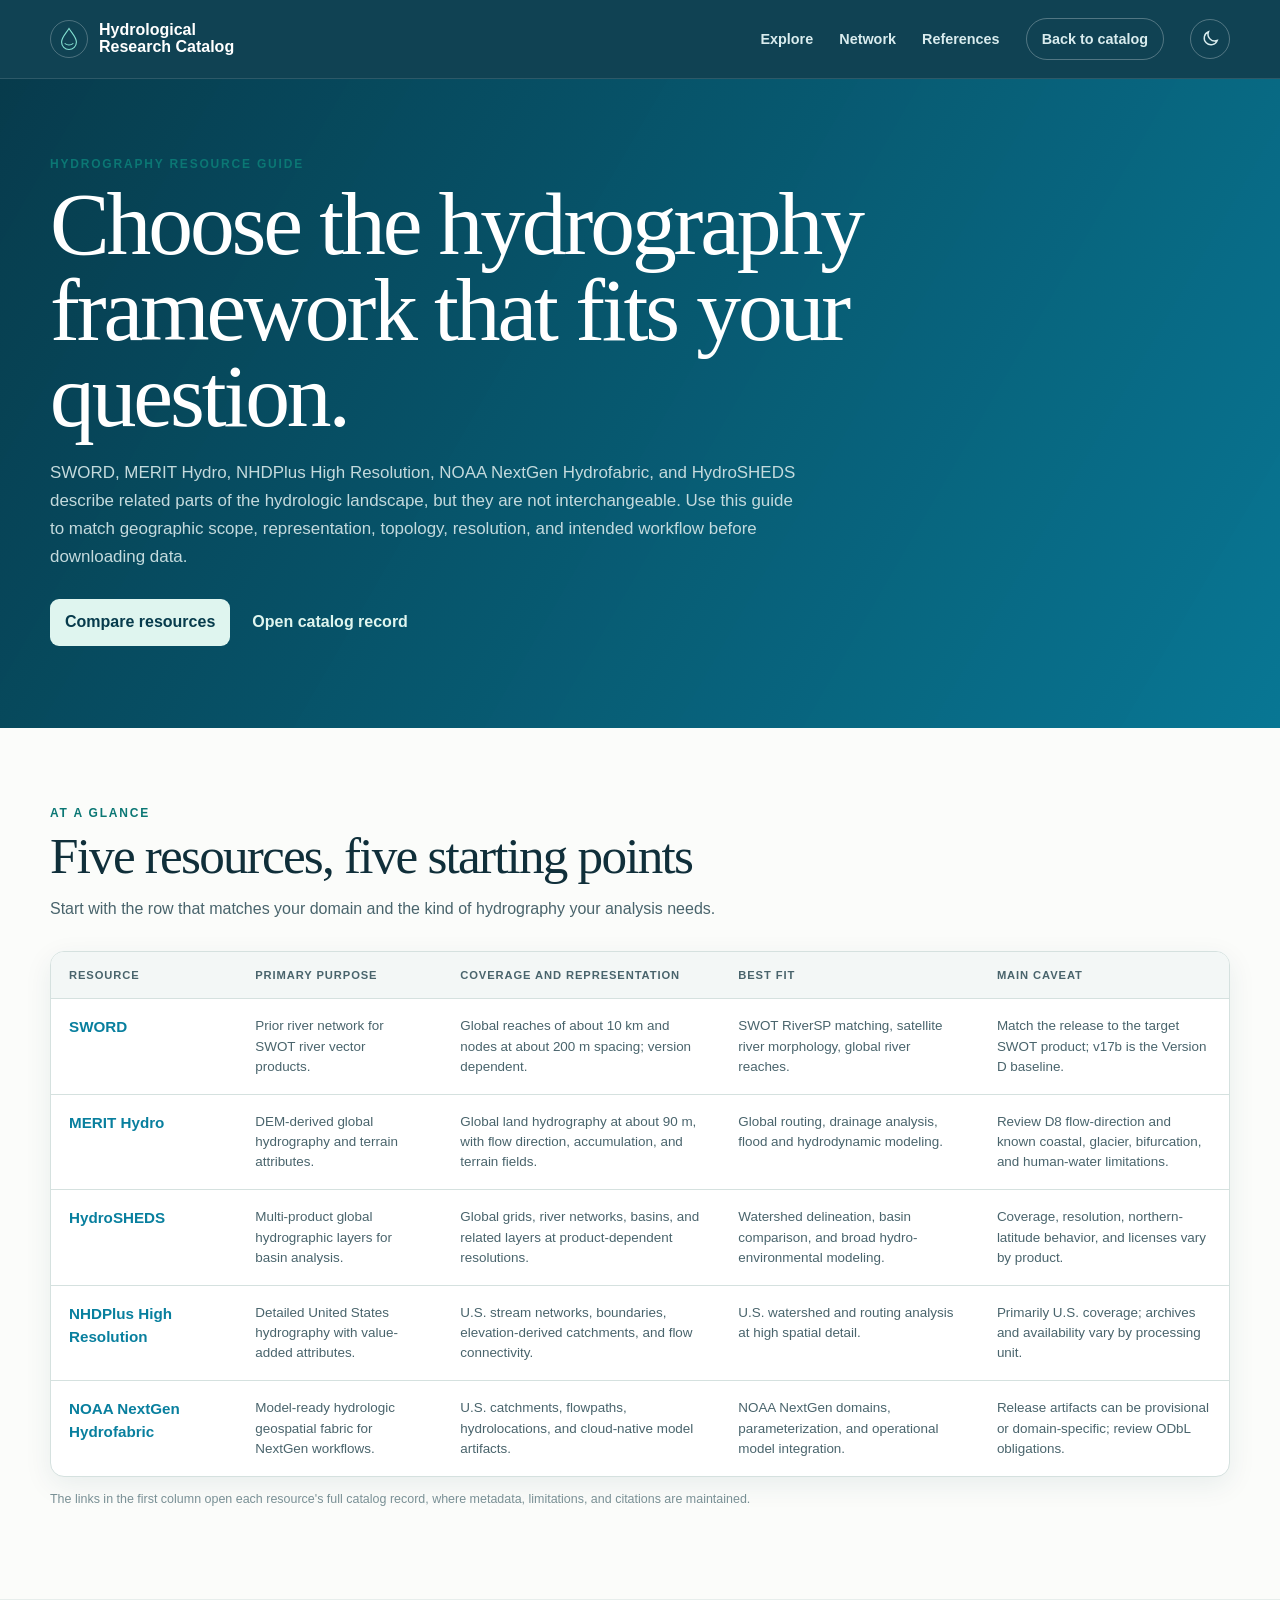
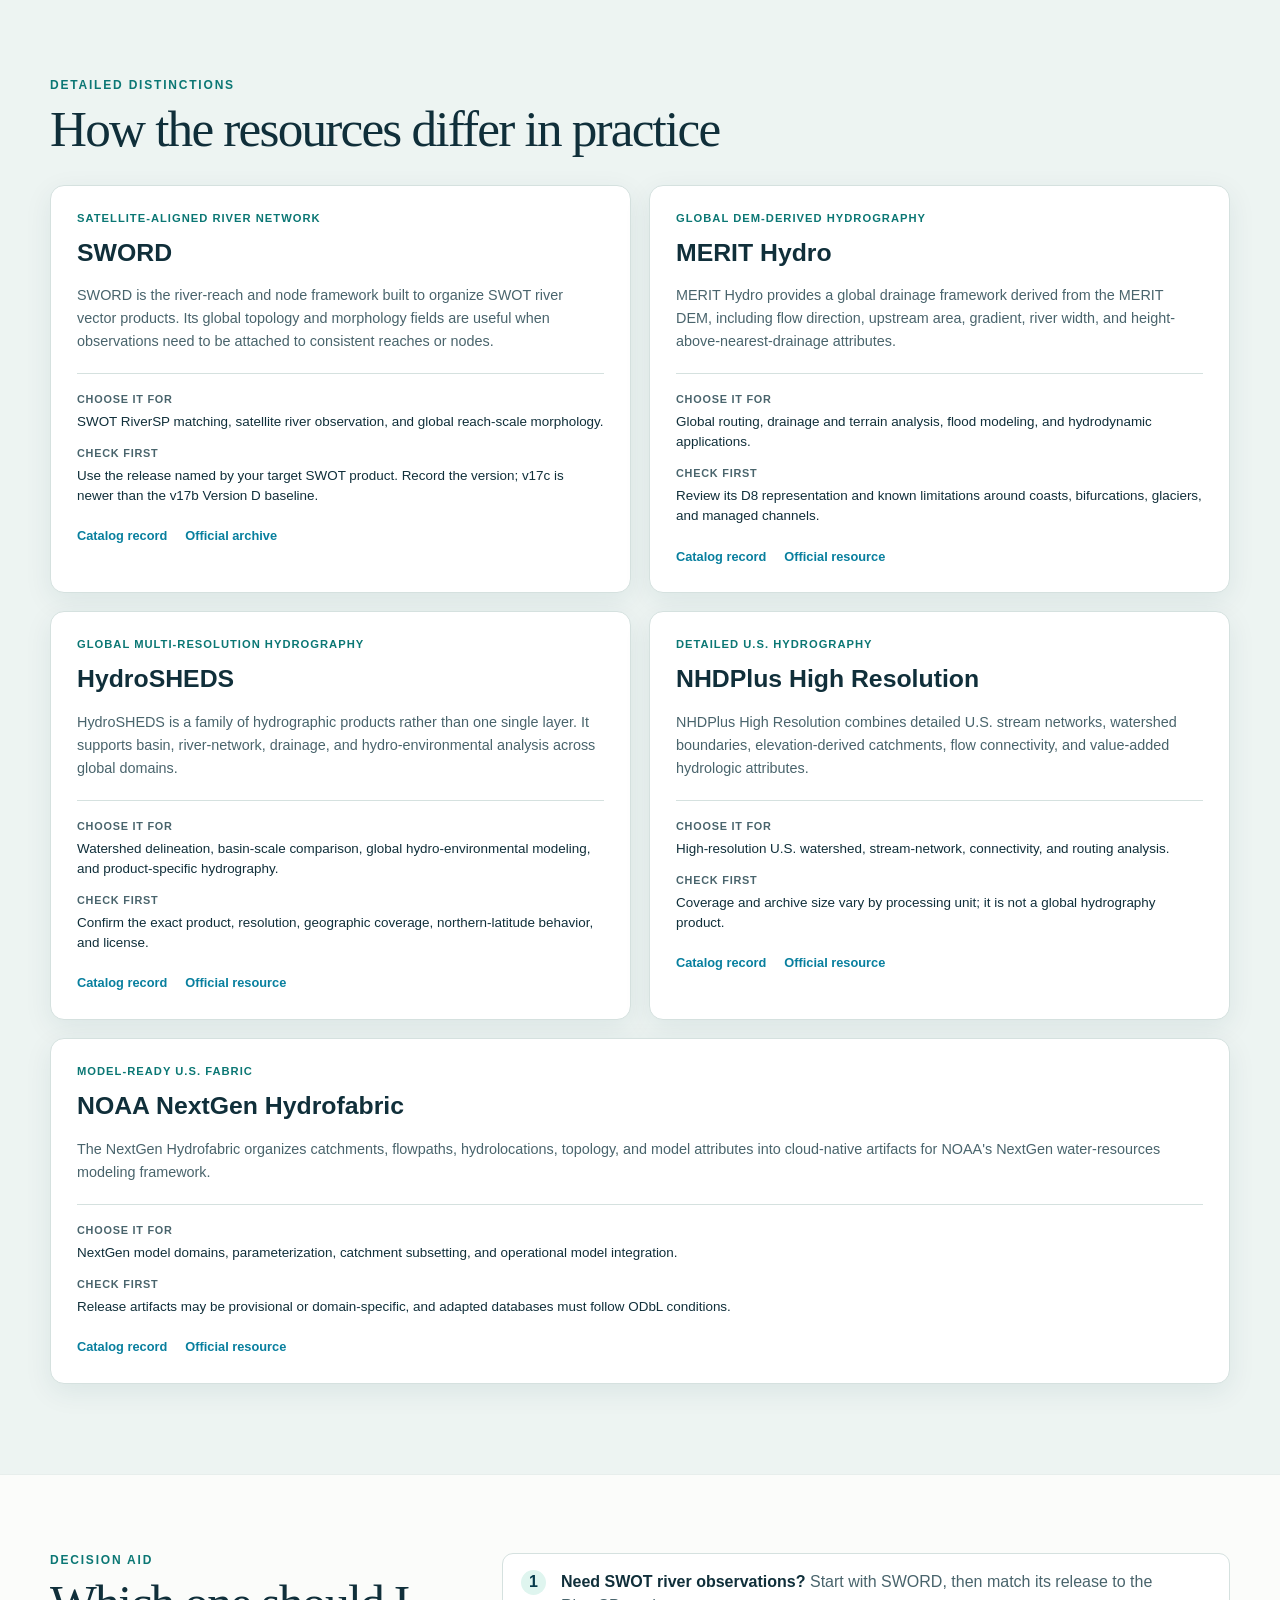
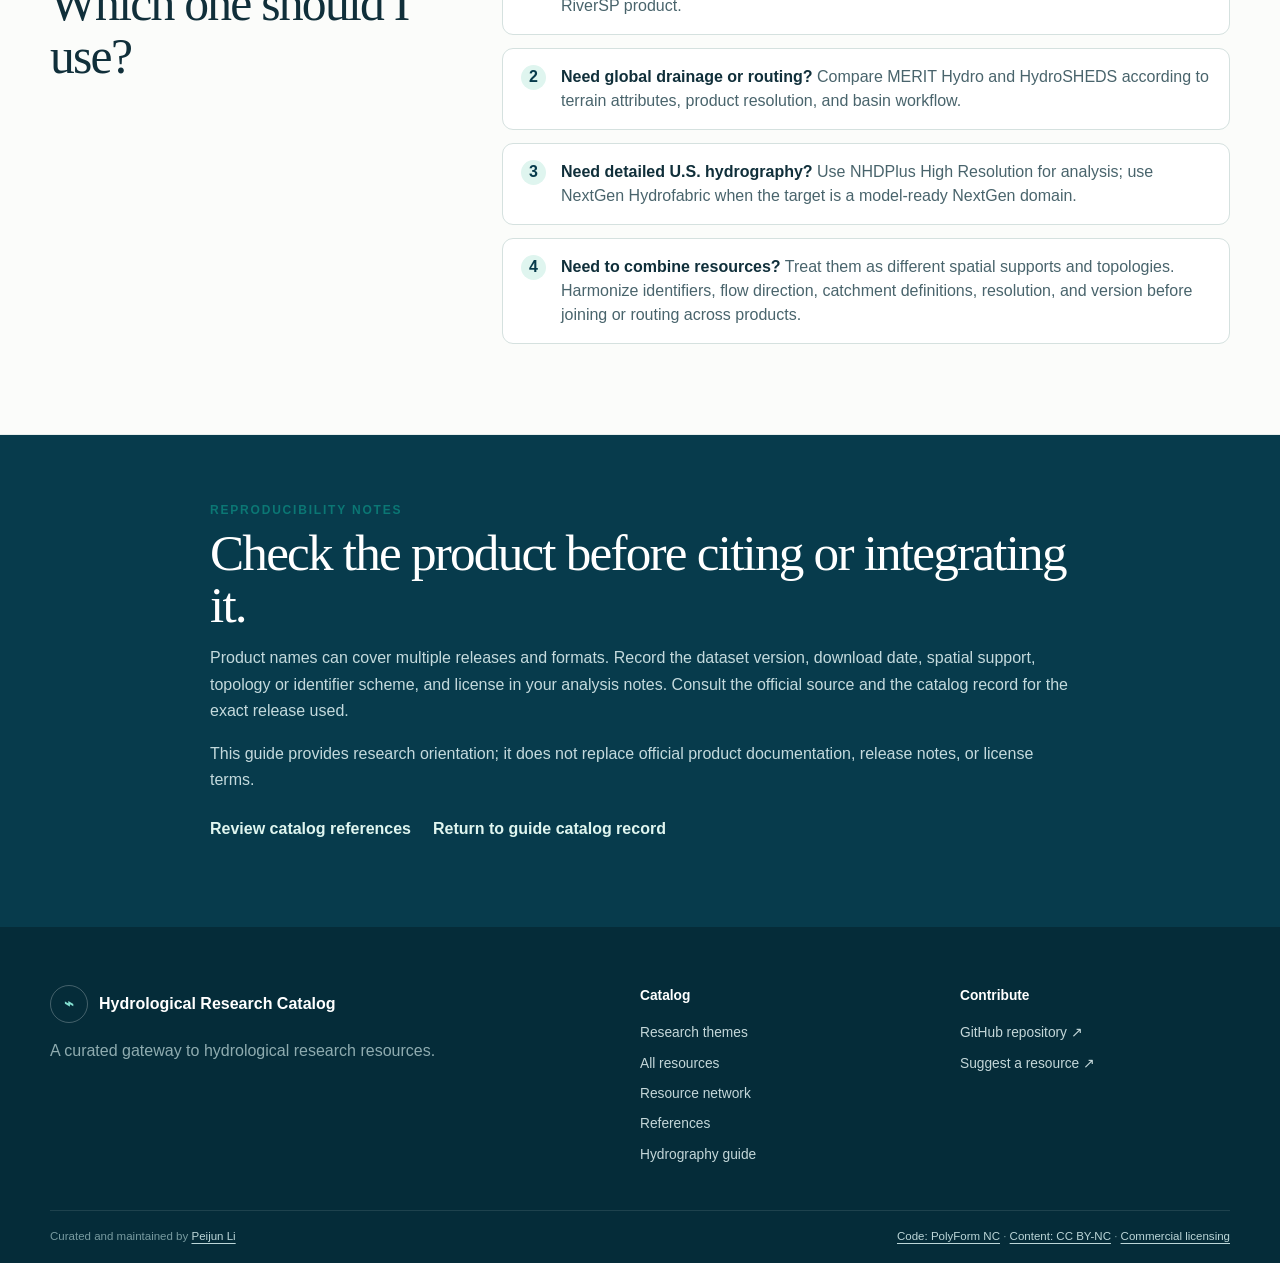
<file: hydrography-resource-selection-guide.html>
<!doctype html>
<html lang="en" class="hydrography-guide-page">
  <head>
    <meta charset="utf-8">
    <meta name="viewport" content="width=device-width, initial-scale=1">
    <meta name="theme-color" content="#073b4c">
    <title>Hydrography Resource Selection Guide | Hydrological Research Catalog</title>
    <meta
      name="description"
      content="Compare SWORD, MERIT Hydro, NHDPlus High Resolution, NOAA NextGen Hydrofabric, and HydroSHEDS for hydrological research."
    >
    <link rel="icon" href="./assets/favicon.svg" type="image/svg+xml">
    <script src="./assets/js/theme.js"></script>
    <link rel="license" href="./LICENSE">
    <link rel="license" href="./LICENSE-CONTENT.md">
    <link rel="stylesheet" href="./assets/css/styles.css">
  </head>
  <body>
    <a class="skip-link" href="#comparison">Skip to comparison guide</a>

    <header class="site-header">
      <div class="container nav-inner">
        <a class="brand" href="./" aria-label="Hydrological Research Catalog home">
          <span class="brand-mark" aria-hidden="true">
            <svg viewBox="0 0 42 42" role="img">
              <path d="M21 4C16 12 9 18 9 26a12 12 0 0 0 24 0c0-8-7-14-12-22Z"></path>
              <path d="M14 28c4 3 10 3 14 0"></path>
            </svg>
          </span>
          <span>Hydrological<br>Research Catalog</span>
        </a>
        <nav aria-label="Primary navigation">
          <a href="./#catalog">Explore</a>
          <a href="./network.html">Network</a>
          <a href="./references.html">References</a>
          <a class="repo-link" href="./">Back to catalog</a>
          <button class="theme-toggle" type="button" data-theme-toggle aria-label="Switch color theme">
            <svg class="theme-icon-sun" viewBox="0 0 24 24" aria-hidden="true">
              <circle cx="12" cy="12" r="4"></circle>
              <path d="M12 2v2m0 16v2M4.9 4.9l1.4 1.4m11.4 11.4 1.4 1.4M2 12h2m16 0h2M4.9 19.1l1.4-1.4M17.7 6.3l1.4-1.4"></path>
            </svg>
            <svg class="theme-icon-moon" viewBox="0 0 24 24" aria-hidden="true">
              <path d="M20.5 14.5A8.5 8.5 0 0 1 9.5 3.5a8.5 8.5 0 1 0 11 11Z"></path>
            </svg>
          </button>
        </nav>
      </div>
    </header>

    <main>
      <section class="guide-hero">
        <div class="container">
          <p class="eyebrow">Hydrography resource guide</p>
          <h1>Choose the hydrography framework that fits your question.</h1>
          <p>
            SWORD, MERIT Hydro, NHDPlus High Resolution, NOAA NextGen Hydrofabric, and HydroSHEDS describe
            related parts of the hydrologic landscape, but they are not interchangeable. Use this guide to match
            geographic scope, representation, topology, resolution, and intended workflow before downloading data.
          </p>
          <div class="guide-hero-actions">
            <a class="guide-primary-link" href="#comparison">Compare resources</a>
            <a href="./?resource=hydrography-resource-selection-guide">Open catalog record</a>
          </div>
        </div>
      </section>

      <section id="comparison" class="guide-section" aria-labelledby="comparison-heading">
        <div class="container">
          <div class="guide-section-intro">
            <p class="eyebrow">At a glance</p>
            <h2 id="comparison-heading">Five resources, five starting points</h2>
            <p>Start with the row that matches your domain and the kind of hydrography your analysis needs.</p>
          </div>
          <div class="guide-table-wrap" tabindex="0" aria-label="Scrollable hydrography resource comparison">
            <table class="guide-comparison-table">
              <caption class="sr-only">Comparison of five hydrography resources</caption>
              <thead>
                <tr>
                  <th scope="col">Resource</th>
                  <th scope="col">Primary purpose</th>
                  <th scope="col">Coverage and representation</th>
                  <th scope="col">Best fit</th>
                  <th scope="col">Main caveat</th>
                </tr>
              </thead>
              <tbody>
                <tr>
                  <th scope="row"><a href="./?resource=sword">SWORD</a></th>
                  <td>Prior river network for SWOT river vector products.</td>
                  <td>Global reaches of about 10 km and nodes at about 200 m spacing; version dependent.</td>
                  <td>SWOT RiverSP matching, satellite river morphology, global river reaches.</td>
                  <td>Match the release to the target SWOT product; v17b is the Version D baseline.</td>
                </tr>
                <tr>
                  <th scope="row"><a href="./?resource=merit-hydro">MERIT Hydro</a></th>
                  <td>DEM-derived global hydrography and terrain attributes.</td>
                  <td>Global land hydrography at about 90 m, with flow direction, accumulation, and terrain fields.</td>
                  <td>Global routing, drainage analysis, flood and hydrodynamic modeling.</td>
                  <td>Review D8 flow-direction and known coastal, glacier, bifurcation, and human-water limitations.</td>
                </tr>
                <tr>
                  <th scope="row"><a href="./?resource=hydrosheds">HydroSHEDS</a></th>
                  <td>Multi-product global hydrographic layers for basin analysis.</td>
                  <td>Global grids, river networks, basins, and related layers at product-dependent resolutions.</td>
                  <td>Watershed delineation, basin comparison, and broad hydro-environmental modeling.</td>
                  <td>Coverage, resolution, northern-latitude behavior, and licenses vary by product.</td>
                </tr>
                <tr>
                  <th scope="row"><a href="./?resource=nhdplus-hr">NHDPlus High Resolution</a></th>
                  <td>Detailed United States hydrography with value-added attributes.</td>
                  <td>U.S. stream networks, boundaries, elevation-derived catchments, and flow connectivity.</td>
                  <td>U.S. watershed and routing analysis at high spatial detail.</td>
                  <td>Primarily U.S. coverage; archives and availability vary by processing unit.</td>
                </tr>
                <tr>
                  <th scope="row"><a href="./?resource=nextgen-hydrofabric">NOAA NextGen Hydrofabric</a></th>
                  <td>Model-ready hydrologic geospatial fabric for NextGen workflows.</td>
                  <td>U.S. catchments, flowpaths, hydrolocations, and cloud-native model artifacts.</td>
                  <td>NOAA NextGen domains, parameterization, and operational model integration.</td>
                  <td>Release artifacts can be provisional or domain-specific; review ODbL obligations.</td>
                </tr>
              </tbody>
            </table>
          </div>
          <p class="guide-table-note">The links in the first column open each resource's full catalog record, where metadata, limitations, and citations are maintained.</p>
        </div>
      </section>

      <section class="guide-section guide-resource-section" aria-labelledby="details-heading">
        <div class="container">
          <div class="guide-section-intro">
            <p class="eyebrow">Detailed distinctions</p>
            <h2 id="details-heading">How the resources differ in practice</h2>
          </div>
          <div class="guide-resource-grid">
            <article id="sword" class="guide-resource-card">
              <p class="guide-resource-kicker">Satellite-aligned river network</p>
              <h3>SWORD</h3>
              <p>SWORD is the river-reach and node framework built to organize SWOT river vector products. Its global topology and morphology fields are useful when observations need to be attached to consistent reaches or nodes.</p>
              <dl><div><dt>Choose it for</dt><dd>SWOT RiverSP matching, satellite river observation, and global reach-scale morphology.</dd></div><div><dt>Check first</dt><dd>Use the release named by your target SWOT product. Record the version; v17c is newer than the v17b Version D baseline.</dd></div></dl>
              <div class="guide-resource-links"><a href="./?resource=sword">Catalog record</a><a href="https://doi.org/10.5281/zenodo.3898569" target="_blank" rel="noopener noreferrer">Official archive</a></div>
            </article>
            <article id="merit-hydro" class="guide-resource-card">
              <p class="guide-resource-kicker">Global DEM-derived hydrography</p>
              <h3>MERIT Hydro</h3>
              <p>MERIT Hydro provides a global drainage framework derived from the MERIT DEM, including flow direction, upstream area, gradient, river width, and height-above-nearest-drainage attributes.</p>
              <dl><div><dt>Choose it for</dt><dd>Global routing, drainage and terrain analysis, flood modeling, and hydrodynamic applications.</dd></div><div><dt>Check first</dt><dd>Review its D8 representation and known limitations around coasts, bifurcations, glaciers, and managed channels.</dd></div></dl>
              <div class="guide-resource-links"><a href="./?resource=merit-hydro">Catalog record</a><a href="https://global-hydrodynamics.github.io/MERIT_Hydro/" target="_blank" rel="noopener noreferrer">Official resource</a></div>
            </article>
            <article id="hydrosheds" class="guide-resource-card">
              <p class="guide-resource-kicker">Global multi-resolution hydrography</p>
              <h3>HydroSHEDS</h3>
              <p>HydroSHEDS is a family of hydrographic products rather than one single layer. It supports basin, river-network, drainage, and hydro-environmental analysis across global domains.</p>
              <dl><div><dt>Choose it for</dt><dd>Watershed delineation, basin-scale comparison, global hydro-environmental modeling, and product-specific hydrography.</dd></div><div><dt>Check first</dt><dd>Confirm the exact product, resolution, geographic coverage, northern-latitude behavior, and license.</dd></div></dl>
              <div class="guide-resource-links"><a href="./?resource=hydrosheds">Catalog record</a><a href="https://www.hydrosheds.org/products/hydrosheds" target="_blank" rel="noopener noreferrer">Official resource</a></div>
            </article>
            <article id="nhdplus-hr" class="guide-resource-card">
              <p class="guide-resource-kicker">Detailed U.S. hydrography</p>
              <h3>NHDPlus High Resolution</h3>
              <p>NHDPlus High Resolution combines detailed U.S. stream networks, watershed boundaries, elevation-derived catchments, flow connectivity, and value-added hydrologic attributes.</p>
              <dl><div><dt>Choose it for</dt><dd>High-resolution U.S. watershed, stream-network, connectivity, and routing analysis.</dd></div><div><dt>Check first</dt><dd>Coverage and archive size vary by processing unit; it is not a global hydrography product.</dd></div></dl>
              <div class="guide-resource-links"><a href="./?resource=nhdplus-hr">Catalog record</a><a href="https://www.usgs.gov/national-hydrography/nhdplus-high-resolution" target="_blank" rel="noopener noreferrer">Official resource</a></div>
            </article>
            <article id="nextgen-hydrofabric" class="guide-resource-card">
              <p class="guide-resource-kicker">Model-ready U.S. fabric</p>
              <h3>NOAA NextGen Hydrofabric</h3>
              <p>The NextGen Hydrofabric organizes catchments, flowpaths, hydrolocations, topology, and model attributes into cloud-native artifacts for NOAA's NextGen water-resources modeling framework.</p>
              <dl><div><dt>Choose it for</dt><dd>NextGen model domains, parameterization, catchment subsetting, and operational model integration.</dd></div><div><dt>Check first</dt><dd>Release artifacts may be provisional or domain-specific, and adapted databases must follow ODbL conditions.</dd></div></dl>
              <div class="guide-resource-links"><a href="./?resource=nextgen-hydrofabric">Catalog record</a><a href="https://noaa-owp.github.io/hydrofabric/" target="_blank" rel="noopener noreferrer">Official resource</a></div>
            </article>
          </div>
        </div>
      </section>

      <section class="guide-section guide-decision-section" aria-labelledby="decision-heading">
        <div class="container guide-decision-grid">
          <div>
            <p class="eyebrow">Decision aid</p>
            <h2 id="decision-heading">Which one should I use?</h2>
          </div>
          <ol class="guide-decision-list">
            <li><strong>Need SWOT river observations?</strong> Start with SWORD, then match its release to the RiverSP product.</li>
            <li><strong>Need global drainage or routing?</strong> Compare MERIT Hydro and HydroSHEDS according to terrain attributes, product resolution, and basin workflow.</li>
            <li><strong>Need detailed U.S. hydrography?</strong> Use NHDPlus High Resolution for analysis; use NextGen Hydrofabric when the target is a model-ready NextGen domain.</li>
            <li><strong>Need to combine resources?</strong> Treat them as different spatial supports and topologies. Harmonize identifiers, flow direction, catchment definitions, resolution, and version before joining or routing across products.</li>
          </ol>
        </div>
      </section>

      <section class="guide-section guide-notes-section" aria-labelledby="notes-heading">
        <div class="container guide-notes">
          <p class="eyebrow">Reproducibility notes</p>
          <h2 id="notes-heading">Check the product before citing or integrating it.</h2>
          <p>Product names can cover multiple releases and formats. Record the dataset version, download date, spatial support, topology or identifier scheme, and license in your analysis notes. Consult the official source and the catalog record for the exact release used.</p>
          <p>This guide provides research orientation; it does not replace official product documentation, release notes, or license terms.</p>
          <div class="guide-notes-links"><a href="./references.html">Review catalog references</a><a href="./?resource=hydrography-resource-selection-guide">Return to guide catalog record</a></div>
        </div>
      </section>
    </main>

    <footer class="site-footer">
      <div class="container footer-grid">
        <div>
          <a class="brand footer-brand" href="./">
            <span class="brand-mark" aria-hidden="true">⌁</span>
            <span>Hydrological Research Catalog</span>
          </a>
          <p>A curated gateway to hydrological research resources.</p>
        </div>
        <div>
          <strong>Catalog</strong>
          <a href="./#themes">Research themes</a>
          <a href="./#catalog">All resources</a>
          <a href="./network.html">Resource network</a>
          <a href="./references.html">References</a>
          <a href="./hydrography-resource-selection-guide.html" aria-current="page">Hydrography guide</a>
        </div>
        <div>
          <strong>Contribute</strong>
          <a href="https://github.com/pjlicn/hydro-catalog" target="_blank" rel="noopener noreferrer">GitHub repository ↗</a>
          <a href="https://github.com/pjlicn/hydro-catalog/issues" target="_blank" rel="noopener noreferrer">Suggest a resource ↗</a>
        </div>
      </div>
      <div class="container footer-bottom">
        <span>Curated and maintained by <a href="https://pjlicn.github.io/cv/" target="_blank" rel="noopener noreferrer">Peijun Li</a></span>
        <span><a href="./LICENSE" rel="license">Code: PolyForm NC</a> · <a href="./LICENSE-CONTENT.md" rel="license">Content: CC BY-NC</a> · <a href="https://pjlicn.github.io/cv/" target="_blank" rel="noopener noreferrer">Commercial licensing</a></span>
      </div>
    </footer>
  </body>
</html>
</file>
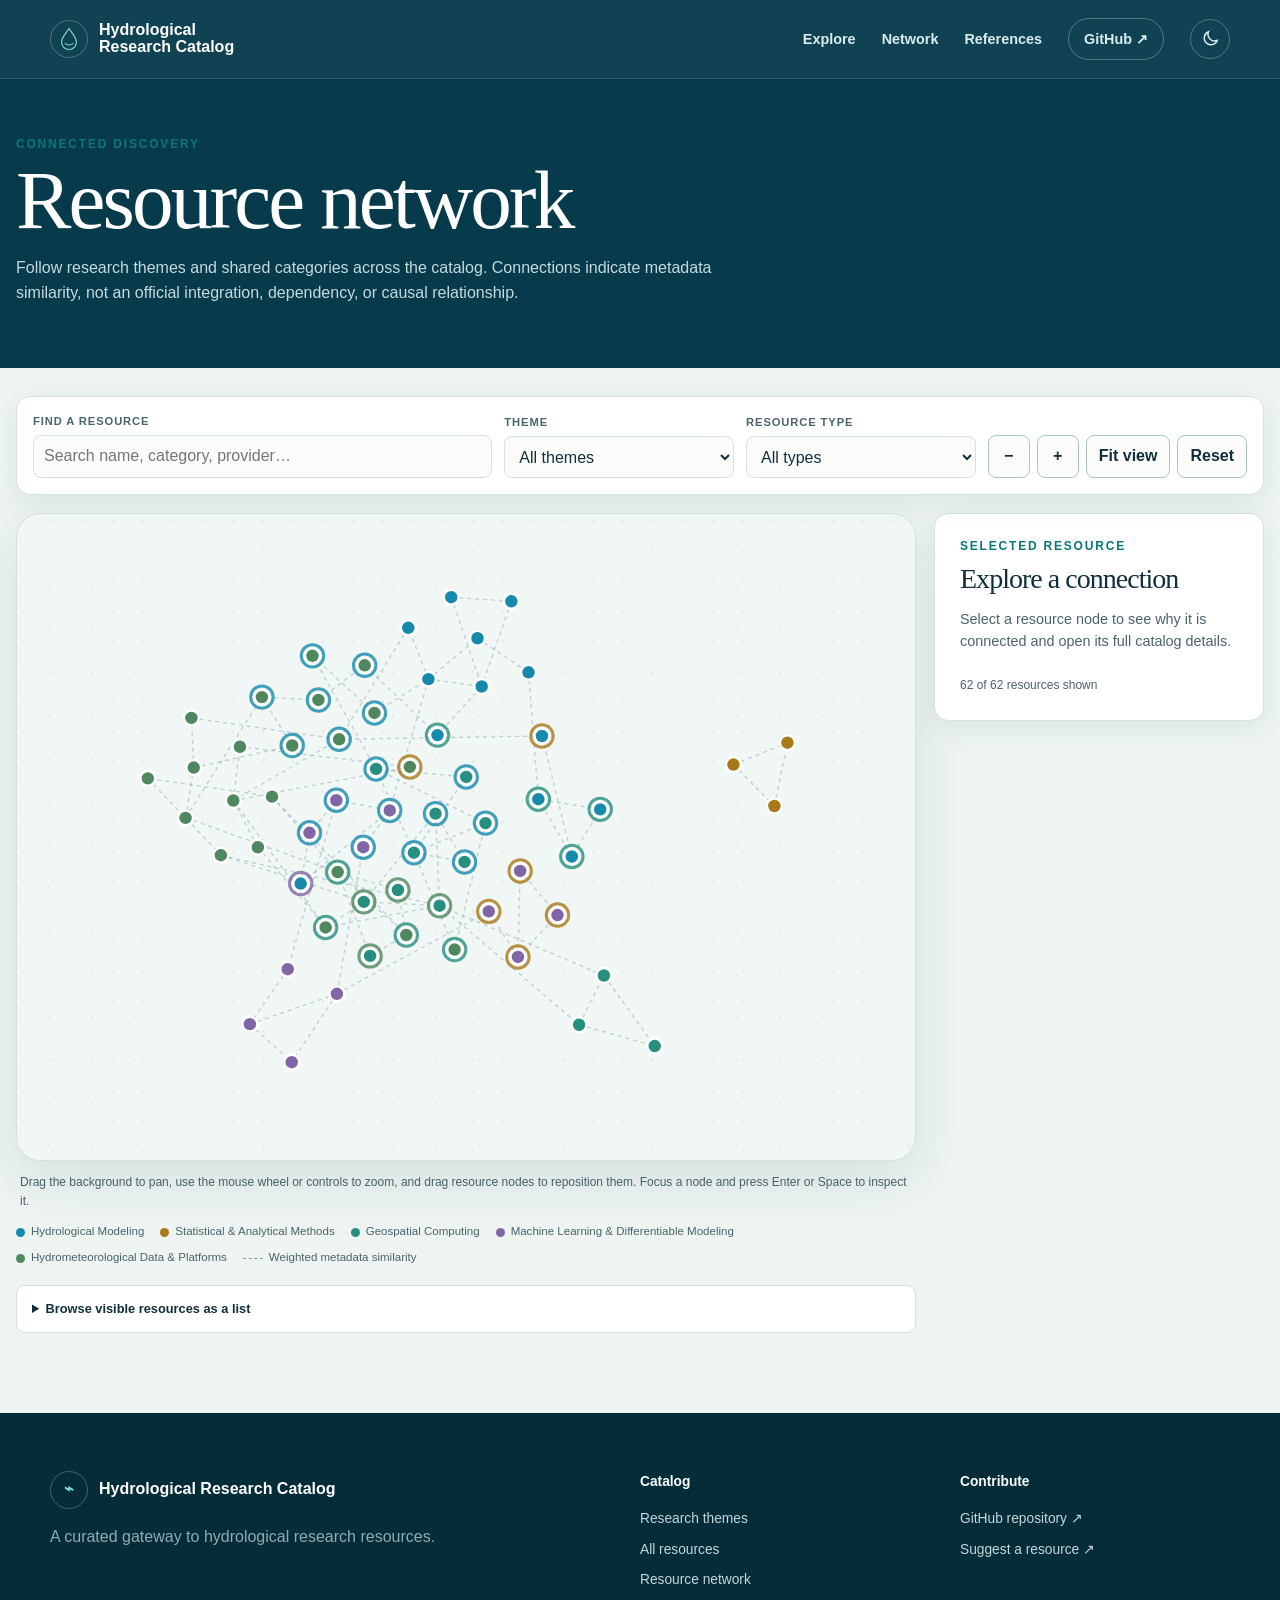
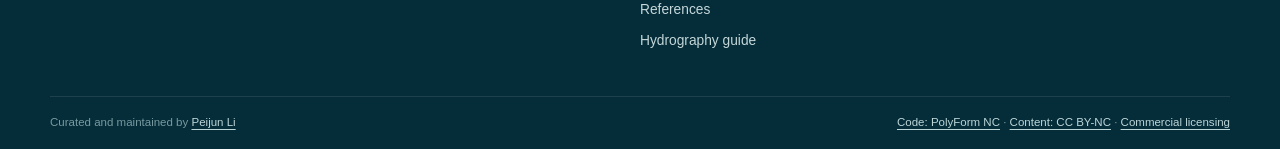
<file: network.html>
<!doctype html>
<html lang="en" class="network-page">
  <head>
    <meta charset="utf-8">
    <meta name="viewport" content="width=device-width, initial-scale=1">
    <meta name="theme-color" content="#073b4c">
    <title>Resource Network | Hydrological Research Catalog</title>
    <meta
      name="description"
      content="Explore relationships among hydrological datasets, methods, platforms, and guides in an interactive network."
    >
    <link rel="icon" href="./assets/favicon.svg" type="image/svg+xml">
    <script src="./assets/js/theme.js"></script>
    <link rel="license" href="./LICENSE">
    <link rel="license" href="./LICENSE-CONTENT.md">
    <link rel="stylesheet" href="./assets/css/styles.css">
  </head>
  <body>
    <a class="skip-link" href="#network-canvas">Skip to resource network</a>

    <header class="site-header">
      <div class="container nav-inner">
        <a class="brand" href="./" aria-label="Hydrological Research Catalog home">
          <span class="brand-mark" aria-hidden="true">
            <svg viewBox="0 0 42 42" role="img">
              <path d="M21 4C16 12 9 18 9 26a12 12 0 0 0 24 0c0-8-7-14-12-22Z"></path>
              <path d="M14 28c4 3 10 3 14 0"></path>
            </svg>
          </span>
          <span>Hydrological<br>Research Catalog</span>
        </a>
        <nav aria-label="Primary navigation">
          <a href="./#catalog">Explore</a>
          <a href="./network.html" aria-current="page">Network</a>
          <a href="./references.html">References</a>
          <a class="repo-link" href="https://github.com/pjlicn/hydro-catalog" target="_blank" rel="noopener noreferrer">
            GitHub <span aria-hidden="true">↗</span>
          </a>
          <button class="theme-toggle" type="button" data-theme-toggle aria-label="Switch color theme">
            <svg class="theme-icon-sun" viewBox="0 0 24 24" aria-hidden="true">
              <circle cx="12" cy="12" r="4"></circle>
              <path d="M12 2v2m0 16v2M4.9 4.9l1.4 1.4m11.4 11.4 1.4 1.4M2 12h2m16 0h2M4.9 19.1l1.4-1.4M17.7 6.3l1.4-1.4"></path>
            </svg>
            <svg class="theme-icon-moon" viewBox="0 0 24 24" aria-hidden="true">
              <path d="M20.5 14.5A8.5 8.5 0 0 1 9.5 3.5a8.5 8.5 0 1 0 11 11Z"></path>
            </svg>
          </button>
        </nav>
      </div>
    </header>

    <main>
      <section class="network-hero">
        <div class="network-shell">
          <p class="eyebrow">Connected discovery</p>
          <h1 id="network-heading">Resource network</h1>
          <p>
            Follow research themes and shared categories across the catalog. Connections indicate metadata
            similarity, not an official integration, dependency, or causal relationship.
          </p>
        </div>
      </section>

      <section class="network-section" aria-labelledby="network-heading">
        <div class="network-shell">
          <div class="network-toolbar" aria-label="Network controls">
            <div class="network-search-control">
              <label for="network-search">Find a resource</label>
              <input id="network-search" type="search" placeholder="Search name, category, provider…" autocomplete="off">
            </div>
            <div>
              <label for="network-theme-filter">Theme</label>
              <select id="network-theme-filter">
                <option value="">All themes</option>
              </select>
            </div>
            <div>
              <label for="network-type-filter">Resource type</label>
              <select id="network-type-filter">
                <option value="">All types</option>
              </select>
            </div>
            <div class="network-view-controls" aria-label="View controls">
              <button id="network-zoom-out" type="button" aria-label="Zoom out">−</button>
              <button id="network-zoom-in" type="button" aria-label="Zoom in">+</button>
              <button id="network-fit" type="button">Fit view</button>
              <button id="network-reset" type="button">Reset</button>
            </div>
          </div>

          <div id="network-alert" class="network-alert" role="status" aria-live="polite" hidden></div>

          <div class="network-layout">
            <div class="network-graph-column">
              <div
                id="network-canvas"
                class="network-canvas"
                aria-describedby="network-help"
              >
                <svg
                  id="network-svg"
                  viewBox="0 0 1200 760"
                  role="group"
                  aria-label="Interactive hydrological resource relationship network"
                >
                  <g id="network-viewport">
                    <g id="network-similarity-edges"></g>
                    <g id="network-resource-nodes"></g>
                  </g>
                </svg>
                <div id="network-empty" class="network-empty" hidden>
                  <strong>No matching resources</strong>
                  <span>Clear or broaden the current search and filters.</span>
                </div>
              </div>

              <p id="network-help" class="network-help">
                Drag the background to pan, use the mouse wheel or controls to zoom, and drag resource nodes to
                reposition them. Focus a node and press Enter or Space to inspect it.
              </p>

              <div id="network-legend" class="network-legend" aria-label="Network legend"></div>

              <details class="network-accessible">
                <summary>Browse visible resources as a list</summary>
                <ul id="network-accessible-list"></ul>
              </details>
            </div>

            <aside id="network-inspector" class="network-inspector" aria-live="polite">
              <p class="eyebrow">Selected resource</p>
              <h2>Explore a connection</h2>
              <p>Select a resource node to load its catalog card here and see why it is connected.</p>
              <p id="network-count">Loading network…</p>
            </aside>
          </div>
        </div>
      </section>
    </main>

    <footer class="site-footer">
      <div class="container footer-grid">
        <div>
          <a class="brand footer-brand" href="./">
            <span class="brand-mark" aria-hidden="true">⌁</span>
            <span>Hydrological Research Catalog</span>
          </a>
          <p>A curated gateway to hydrological research resources.</p>
        </div>
        <div>
          <strong>Catalog</strong>
          <a href="./#themes">Research themes</a>
          <a href="./#catalog">All resources</a>
          <a href="./network.html" aria-current="page">Resource network</a>
          <a href="./references.html">References</a>
          <a href="./hydrography-resource-selection-guide.html">Hydrography guide</a>
        </div>
        <div>
          <strong>Contribute</strong>
          <a href="https://github.com/pjlicn/hydro-catalog" target="_blank" rel="noopener noreferrer">GitHub repository ↗</a>
          <a href="https://github.com/pjlicn/hydro-catalog/issues" target="_blank" rel="noopener noreferrer">Suggest a resource ↗</a>
        </div>
      </div>
      <div class="container footer-bottom">
        <span>
          Curated and maintained by
          <a href="https://pjlicn.github.io/cv/" target="_blank" rel="noopener noreferrer">Peijun Li</a>
        </span>
        <span>
          <a href="./LICENSE" rel="license">Code: PolyForm NC</a>
          ·
          <a href="./LICENSE-CONTENT.md" rel="license">Content: CC BY-NC</a>
          ·
          <a href="https://pjlicn.github.io/cv/" target="_blank" rel="noopener noreferrer">Commercial licensing</a>
        </span>
      </div>
    </footer>

    <script src="./assets/js/network.js" defer></script>
  </body>
</html>
</file>
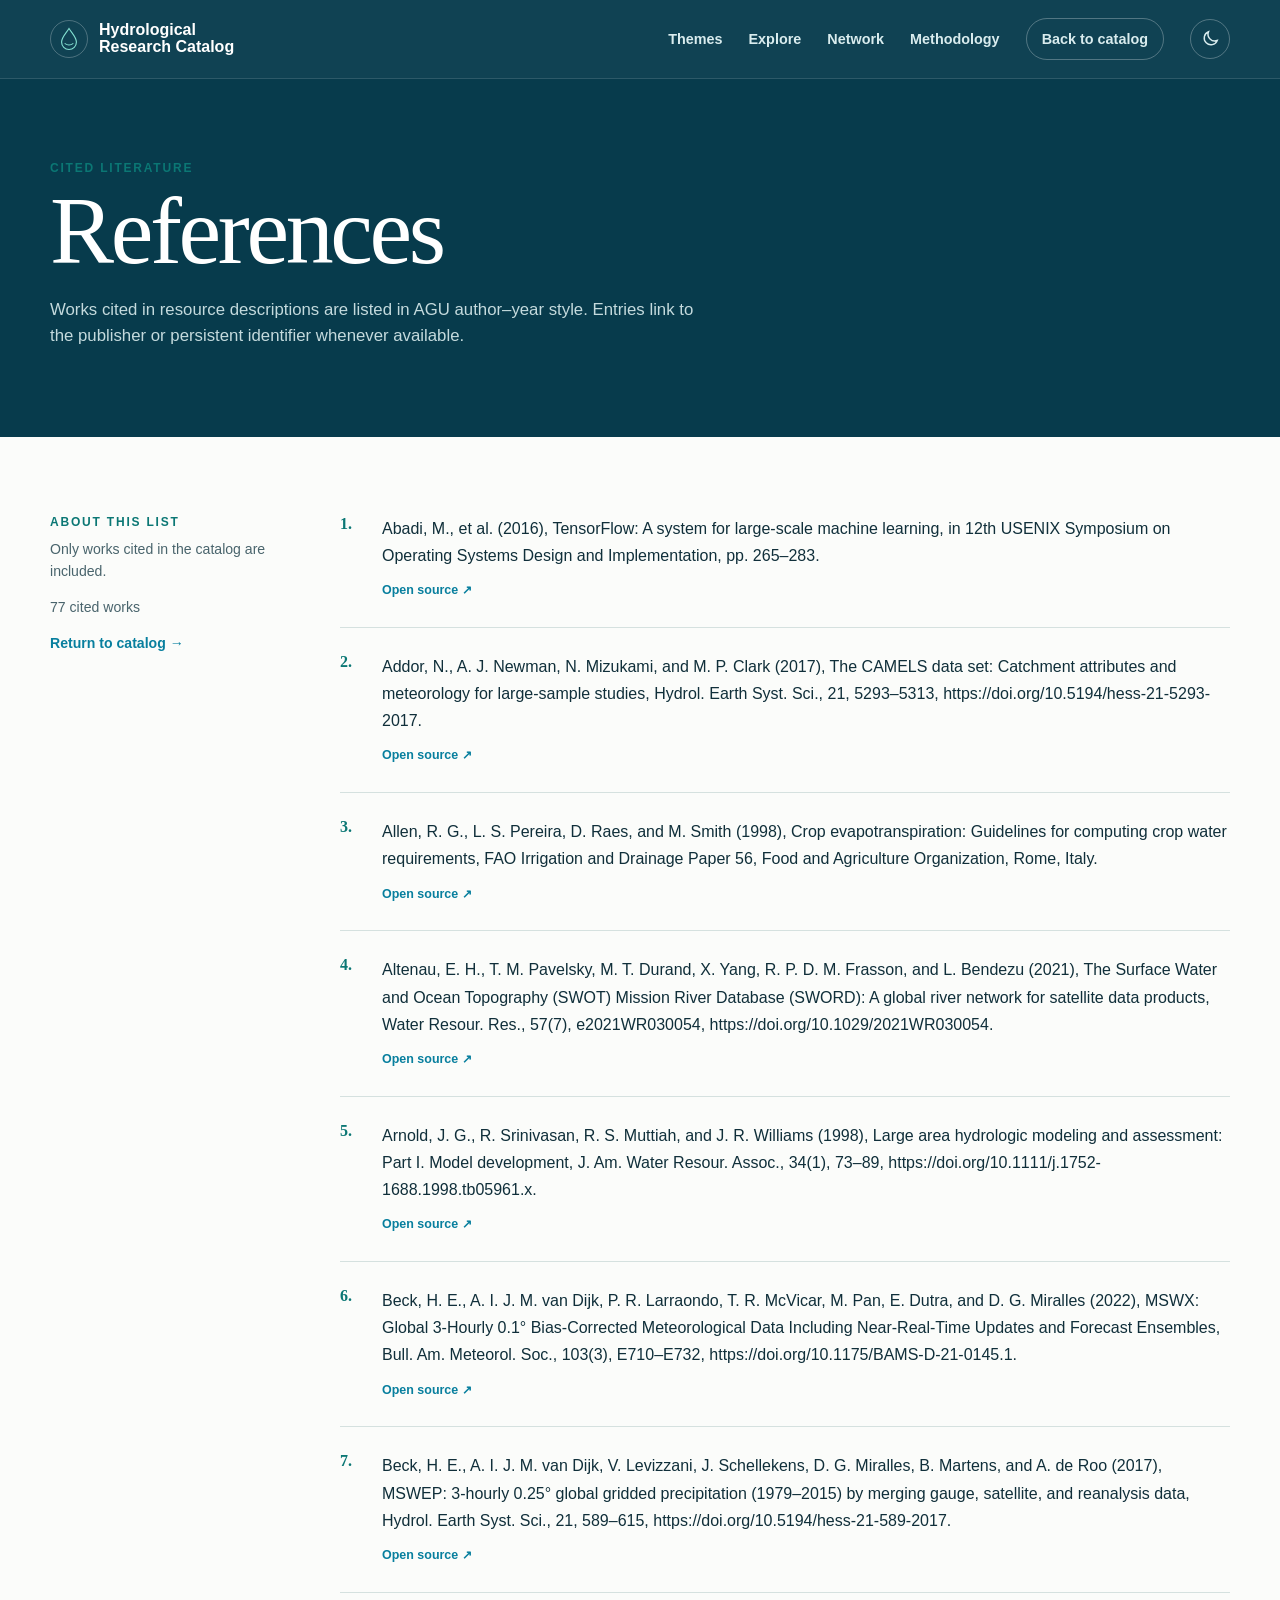
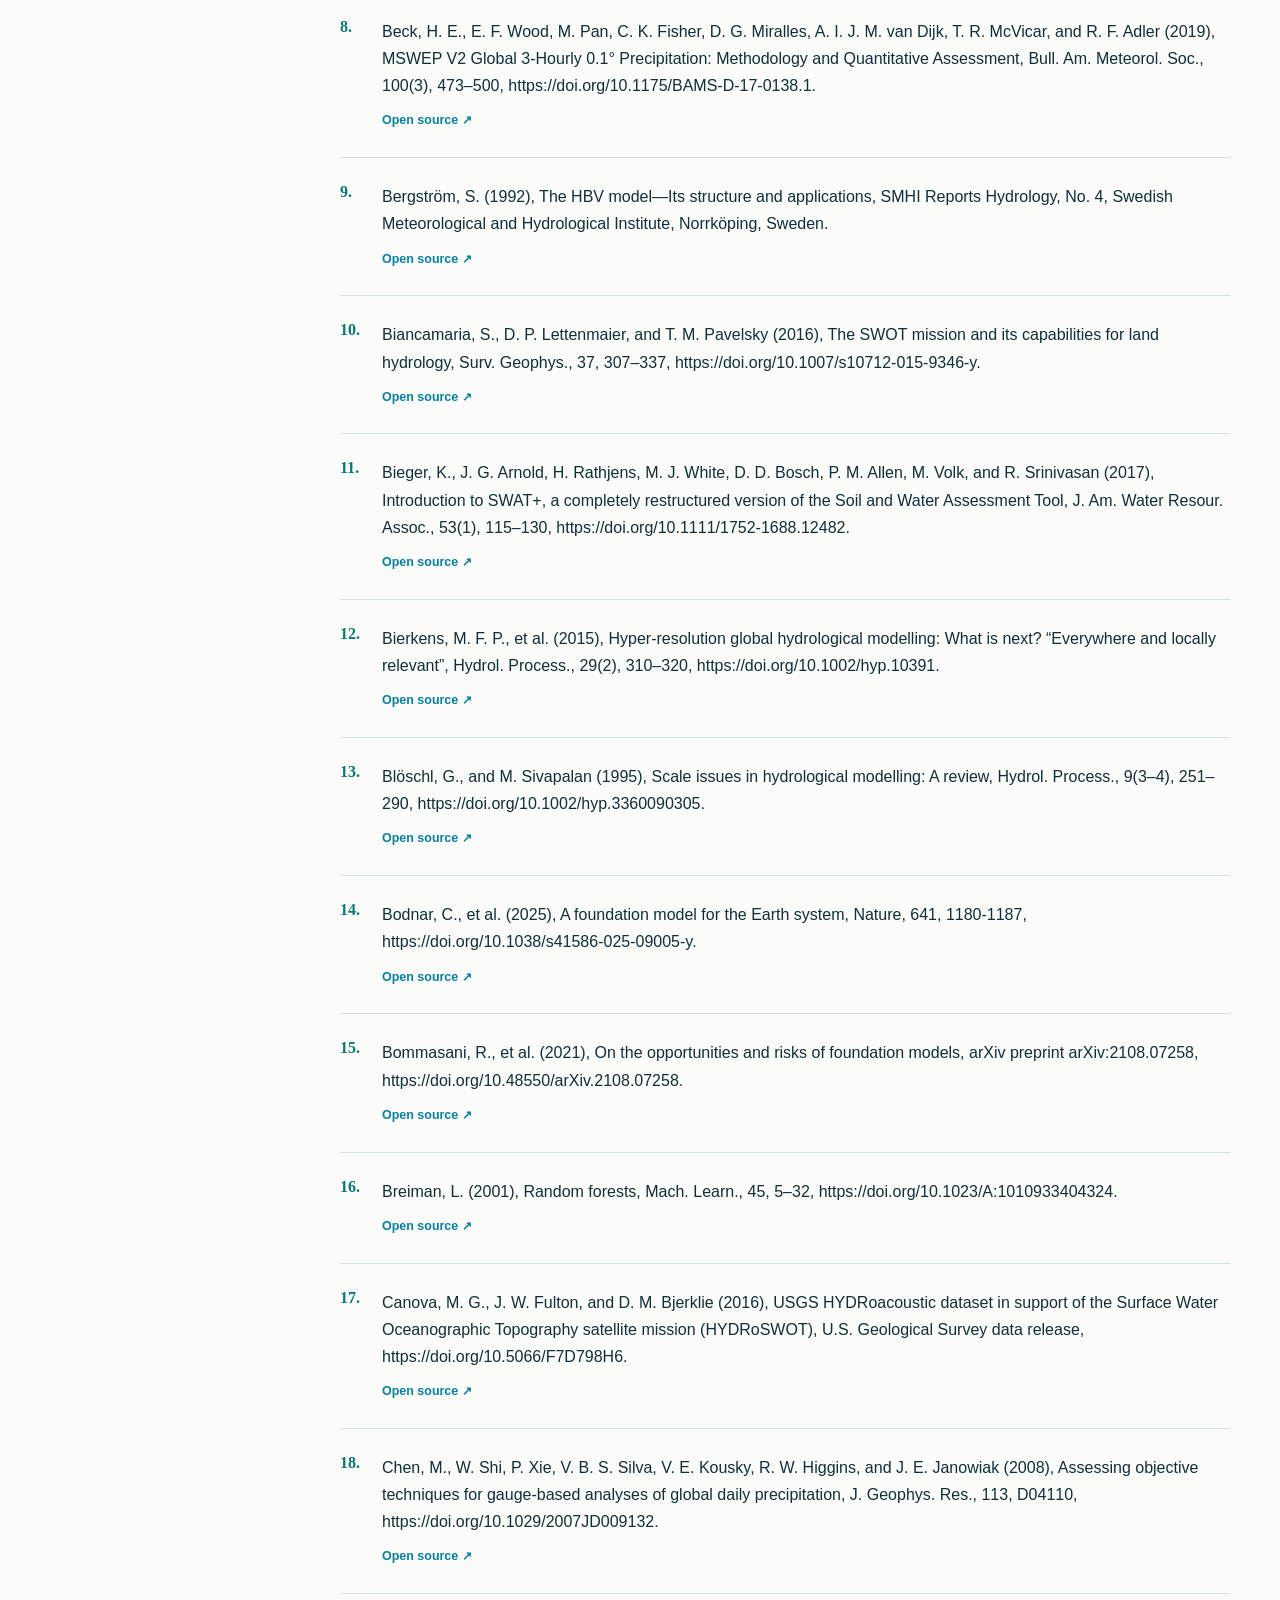
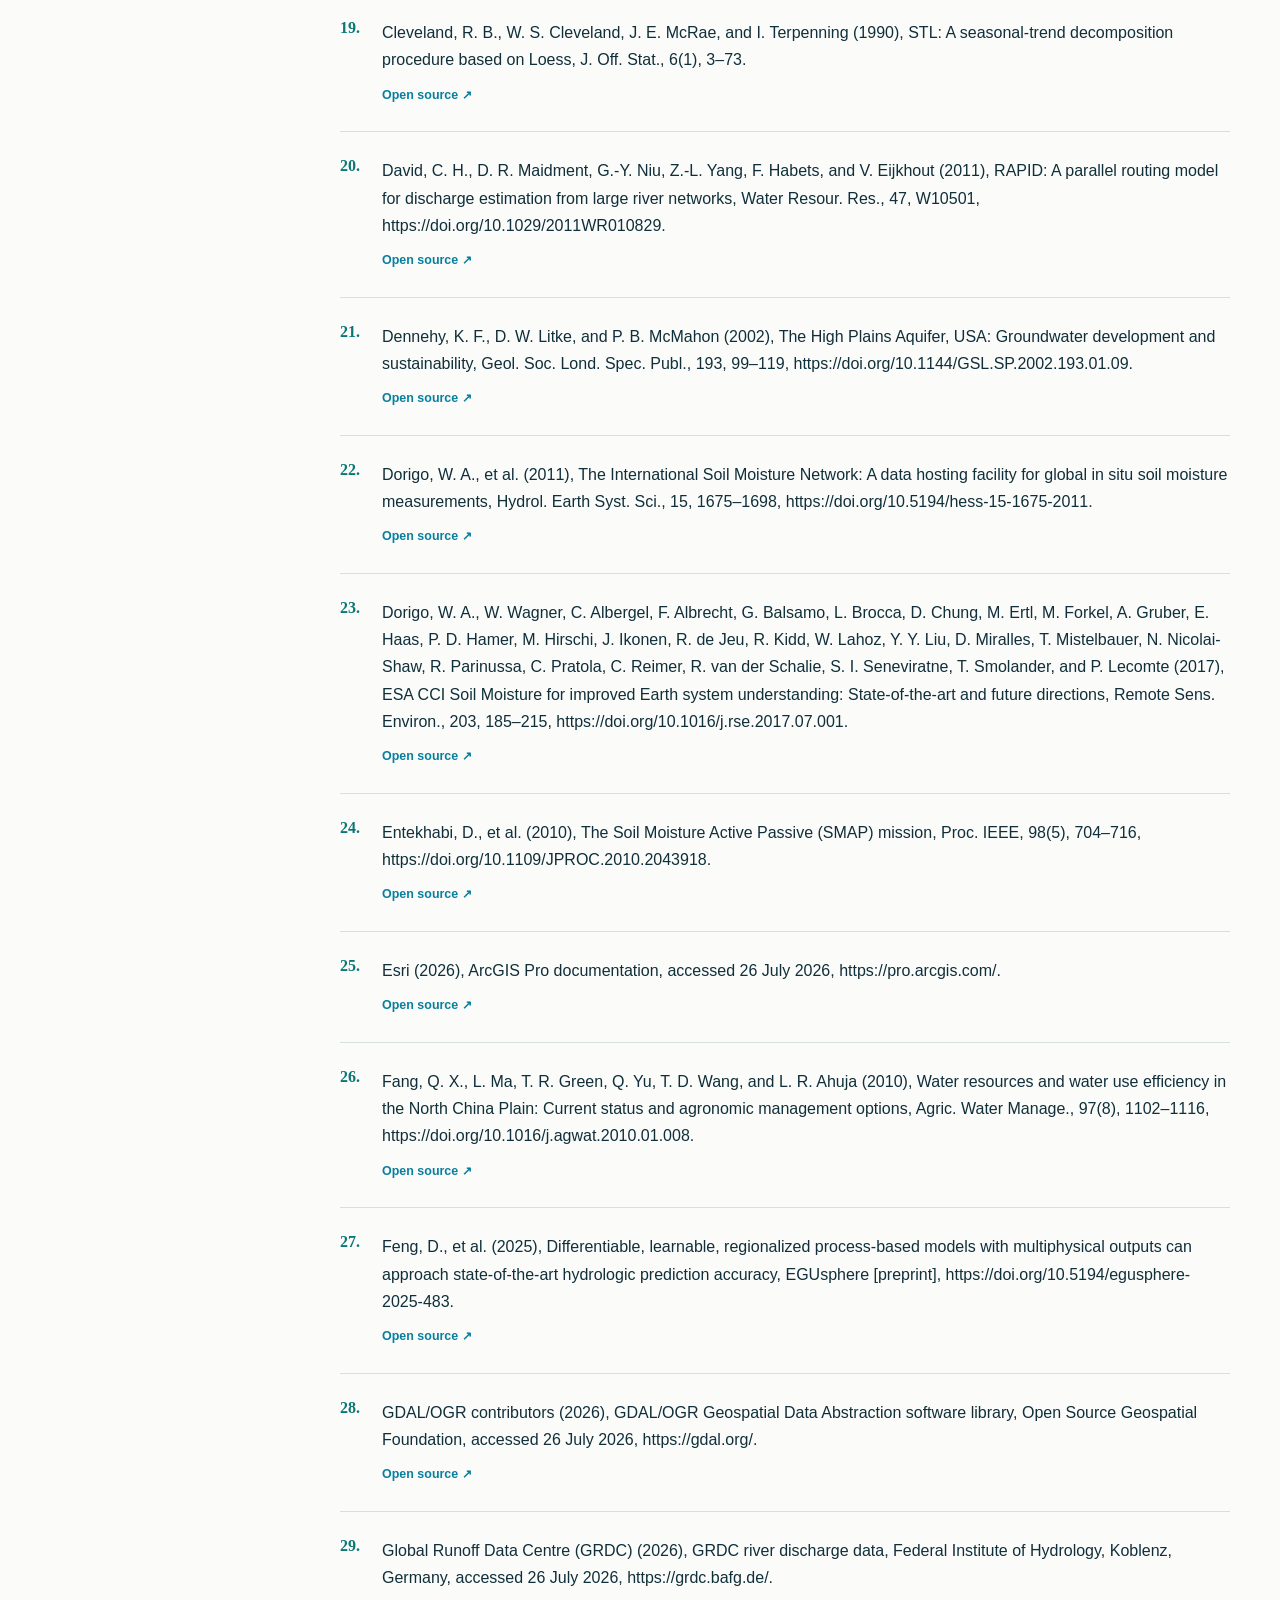
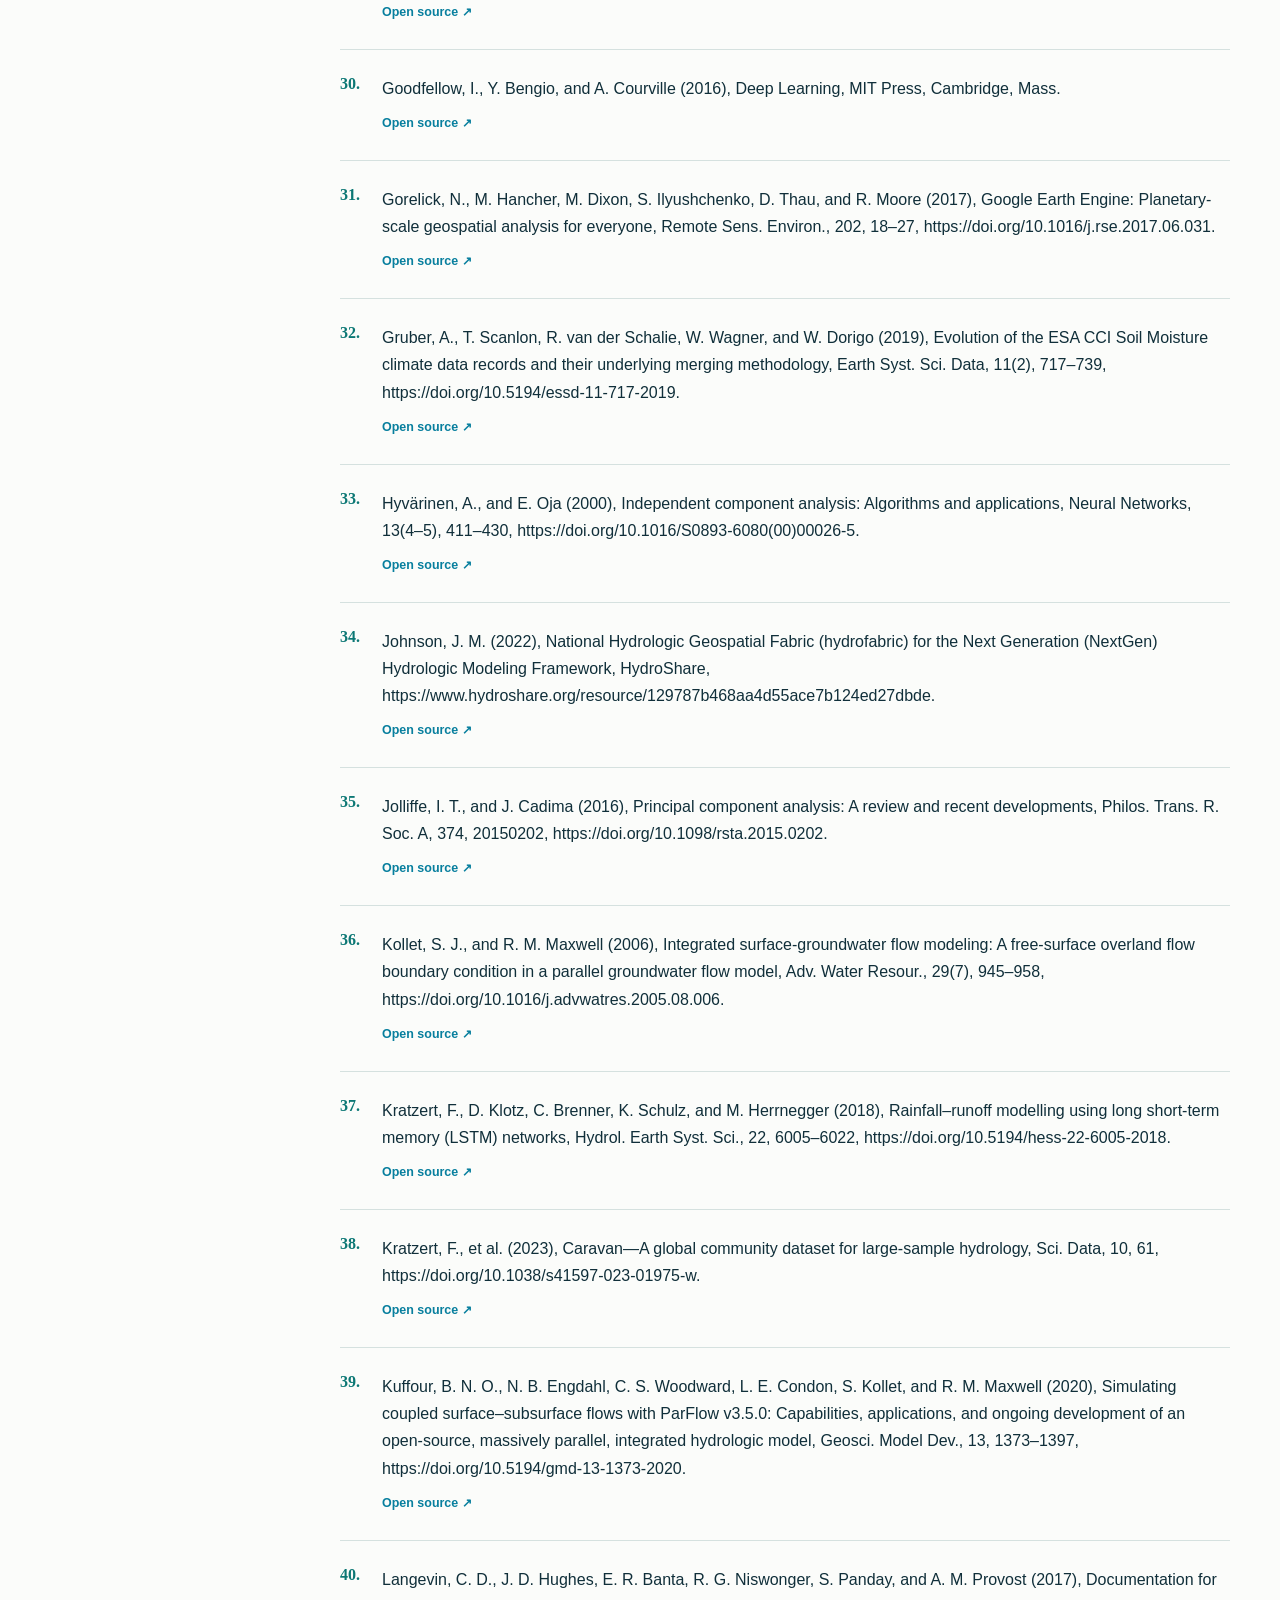
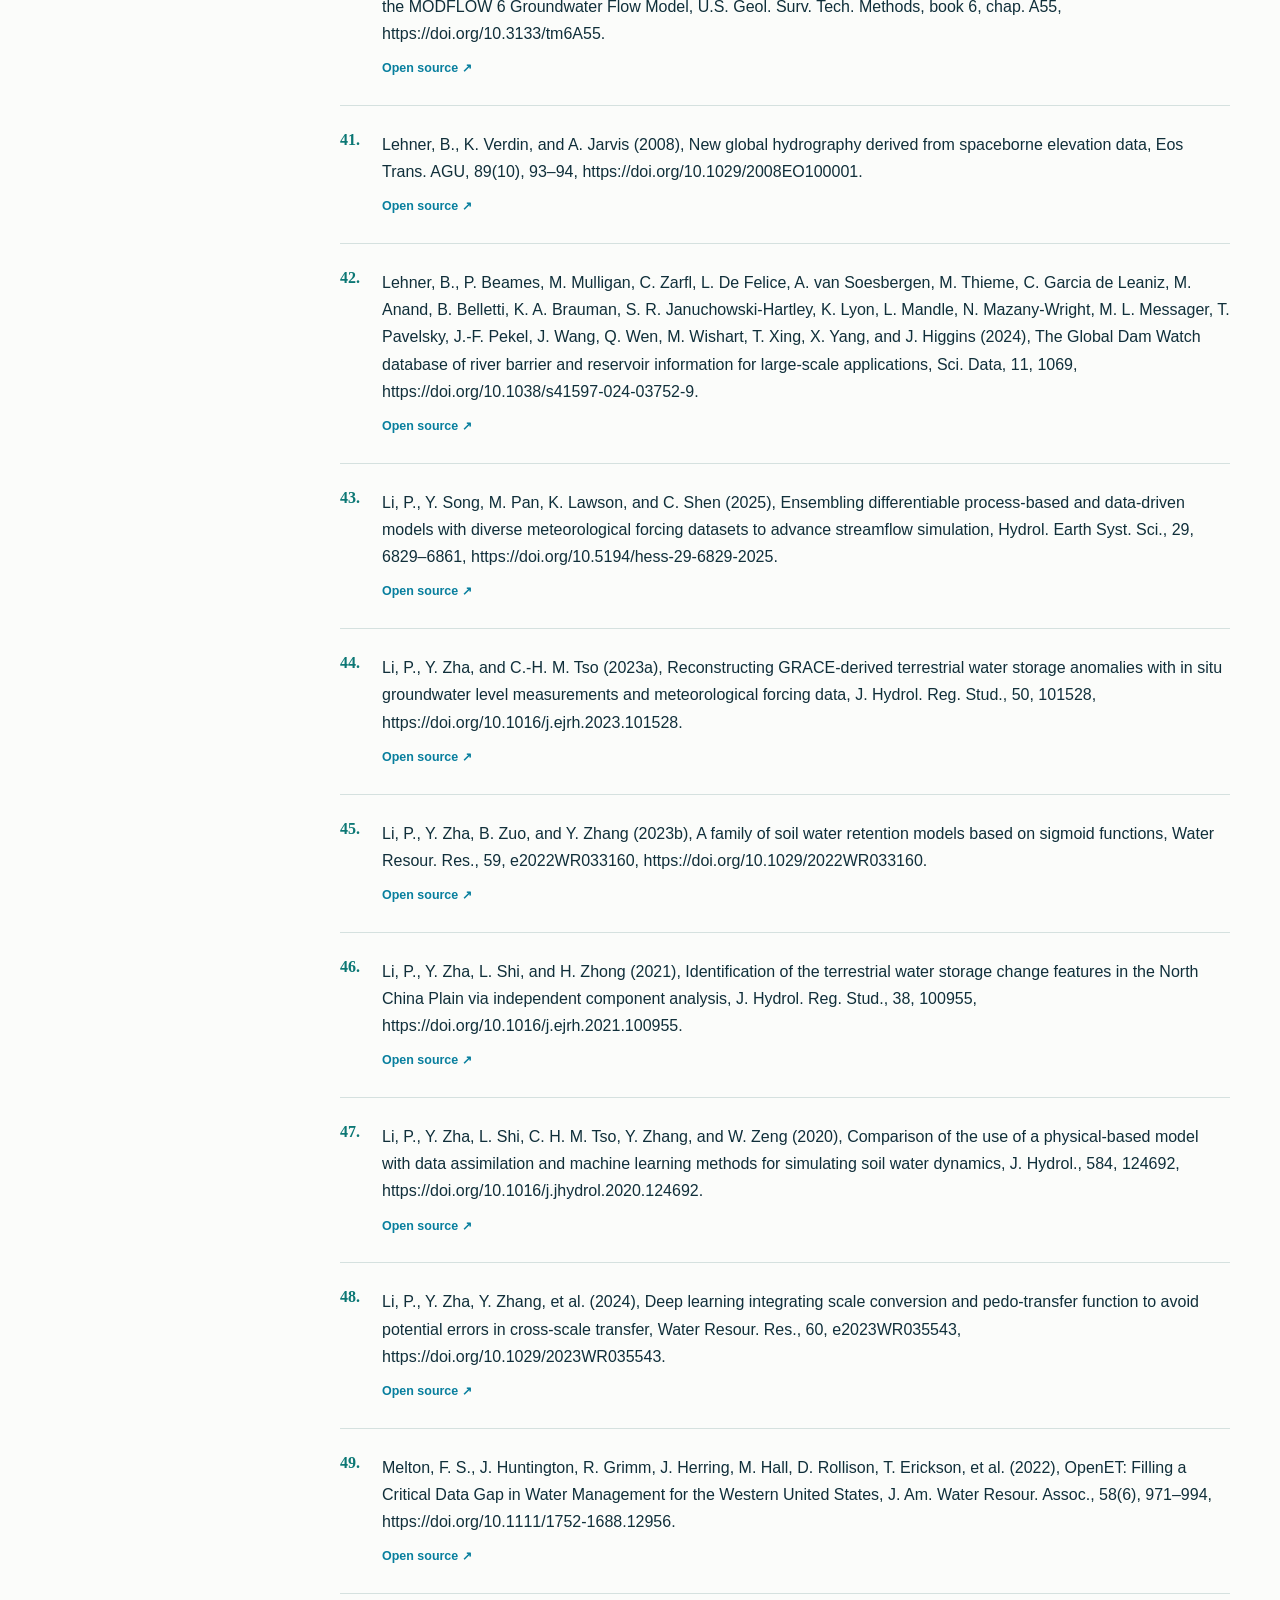
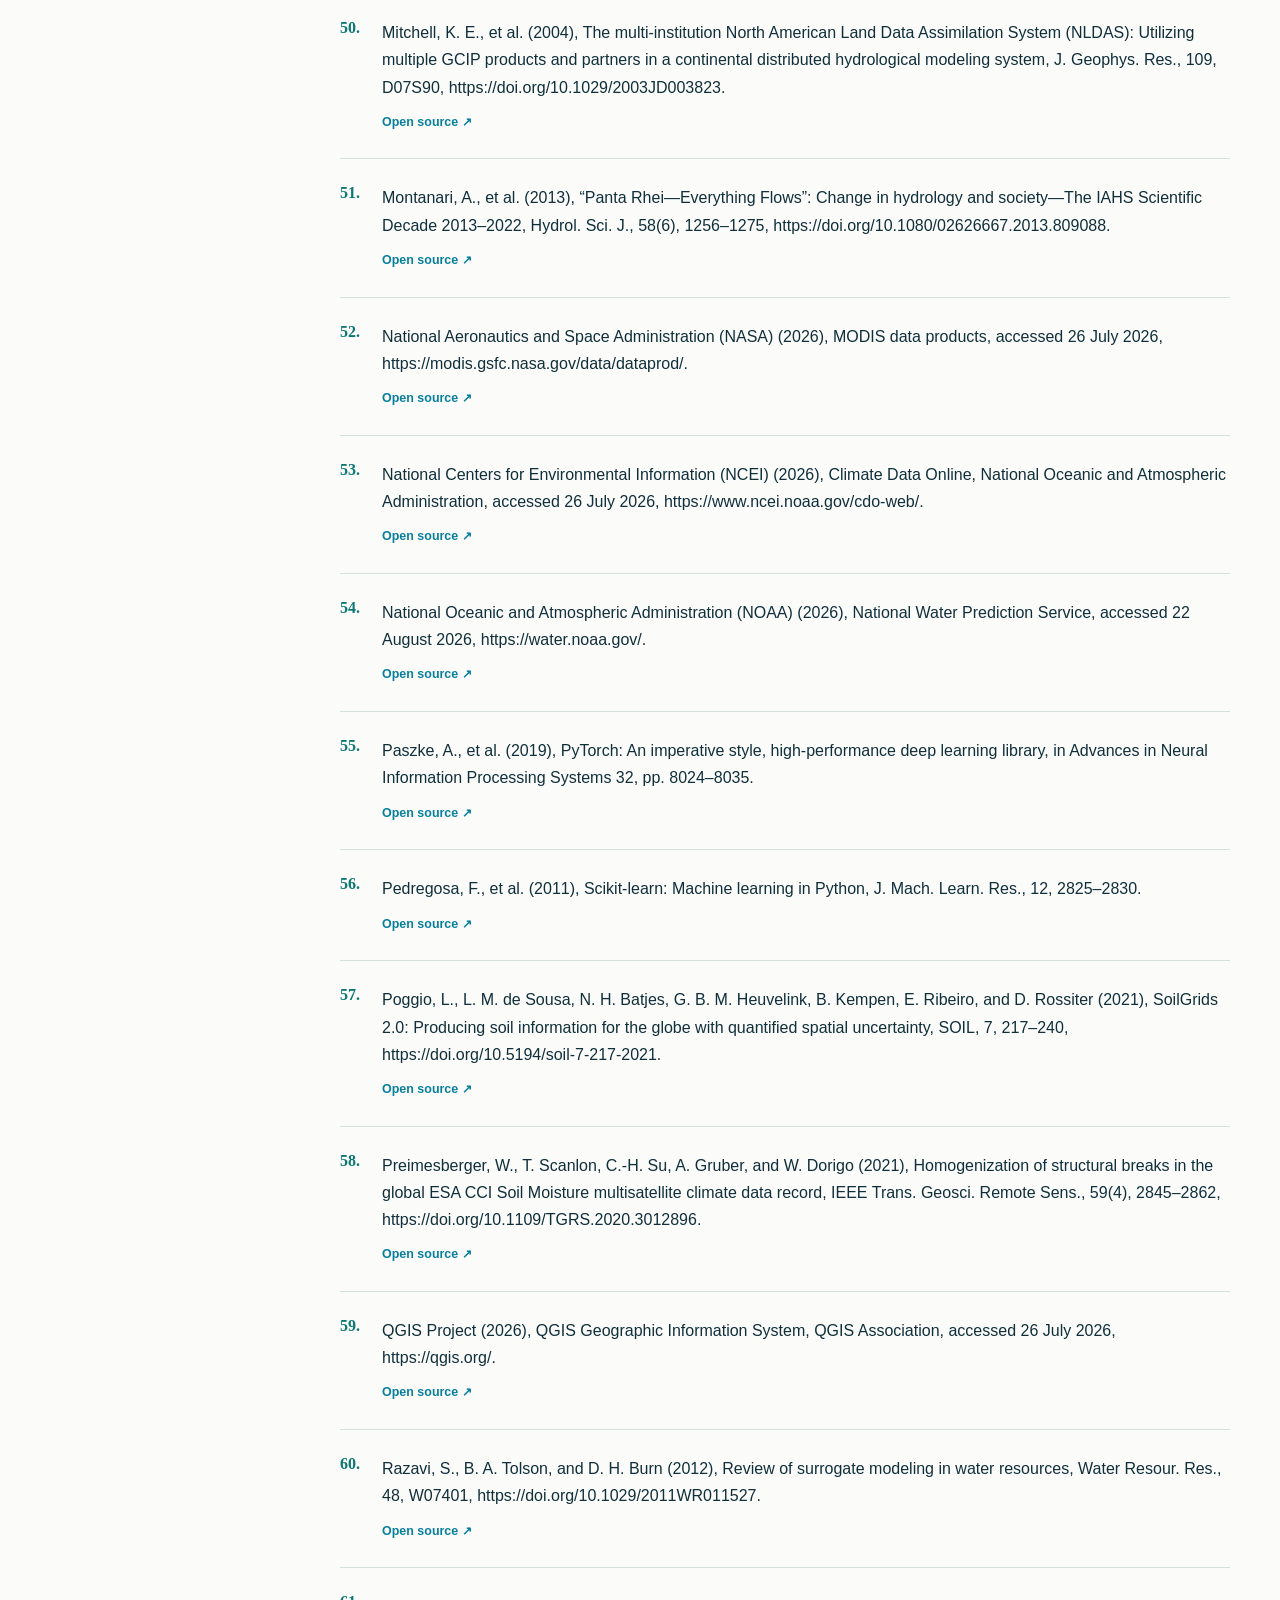
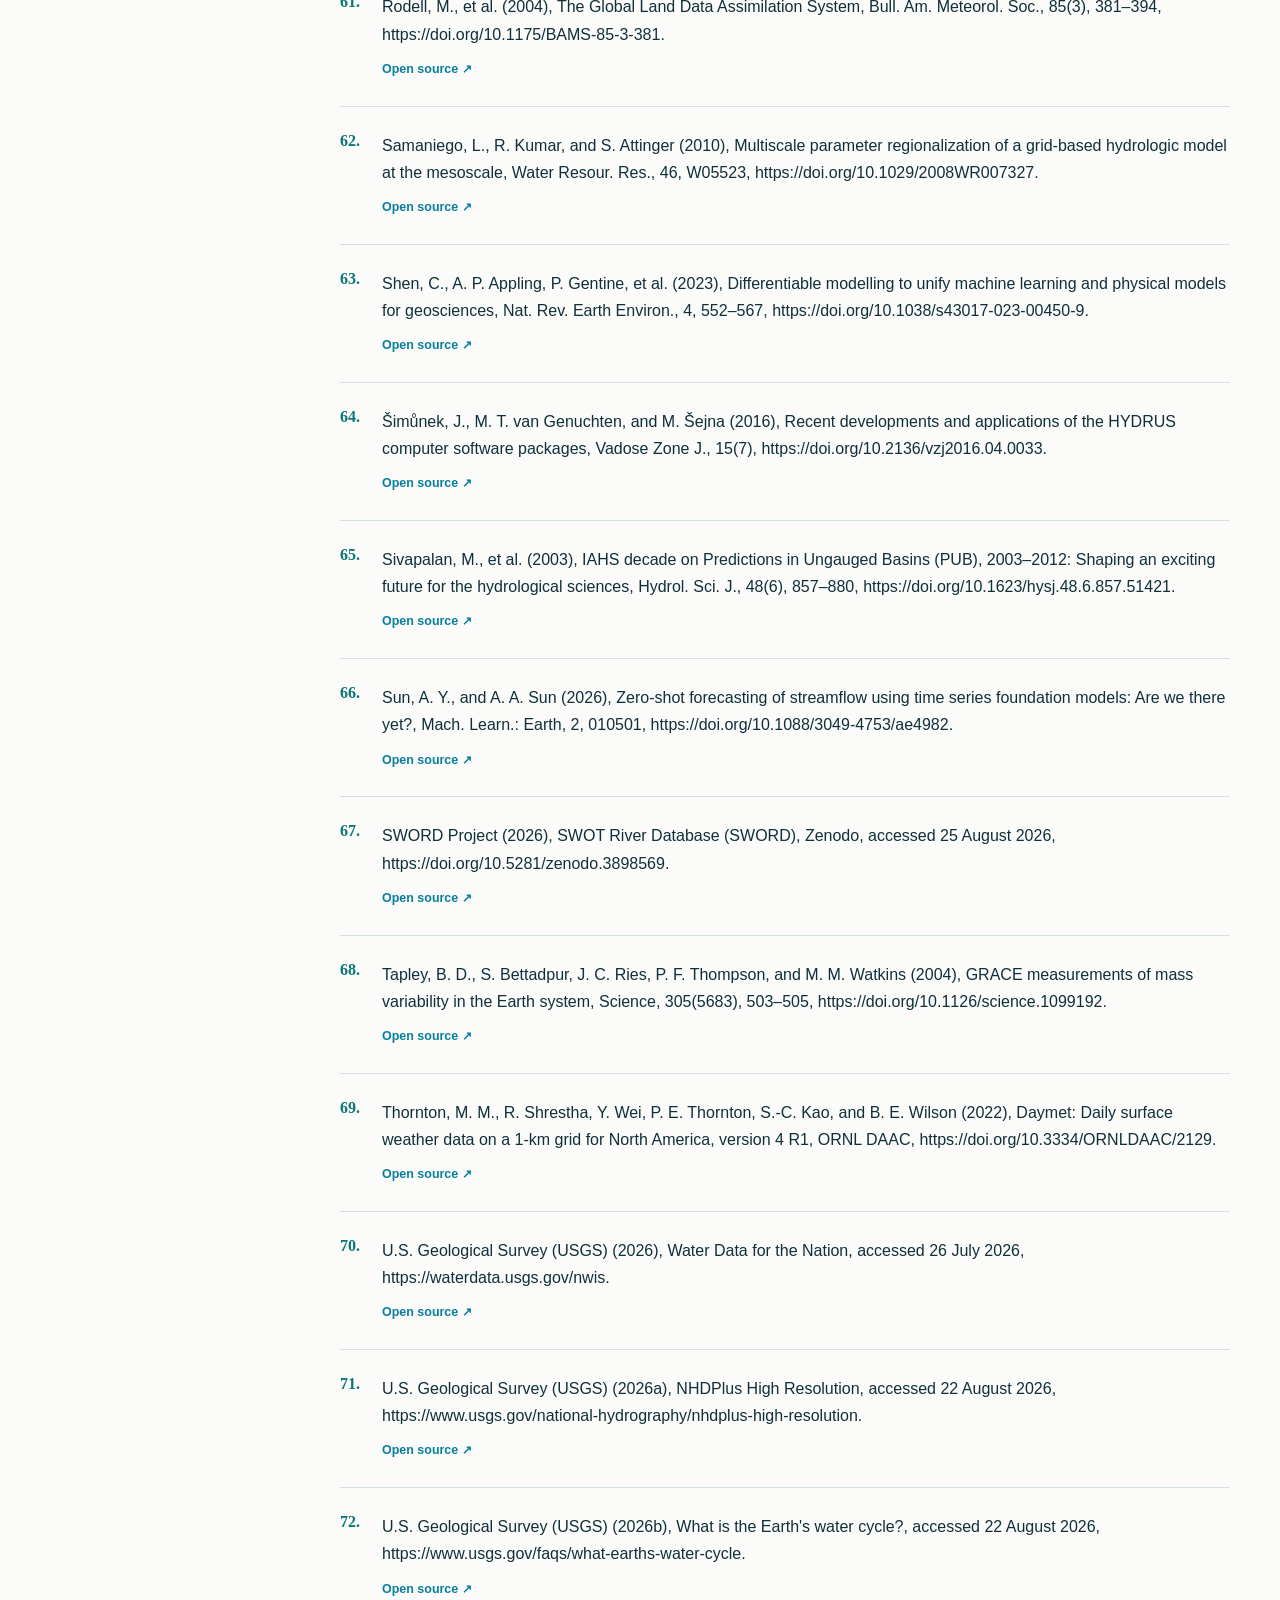
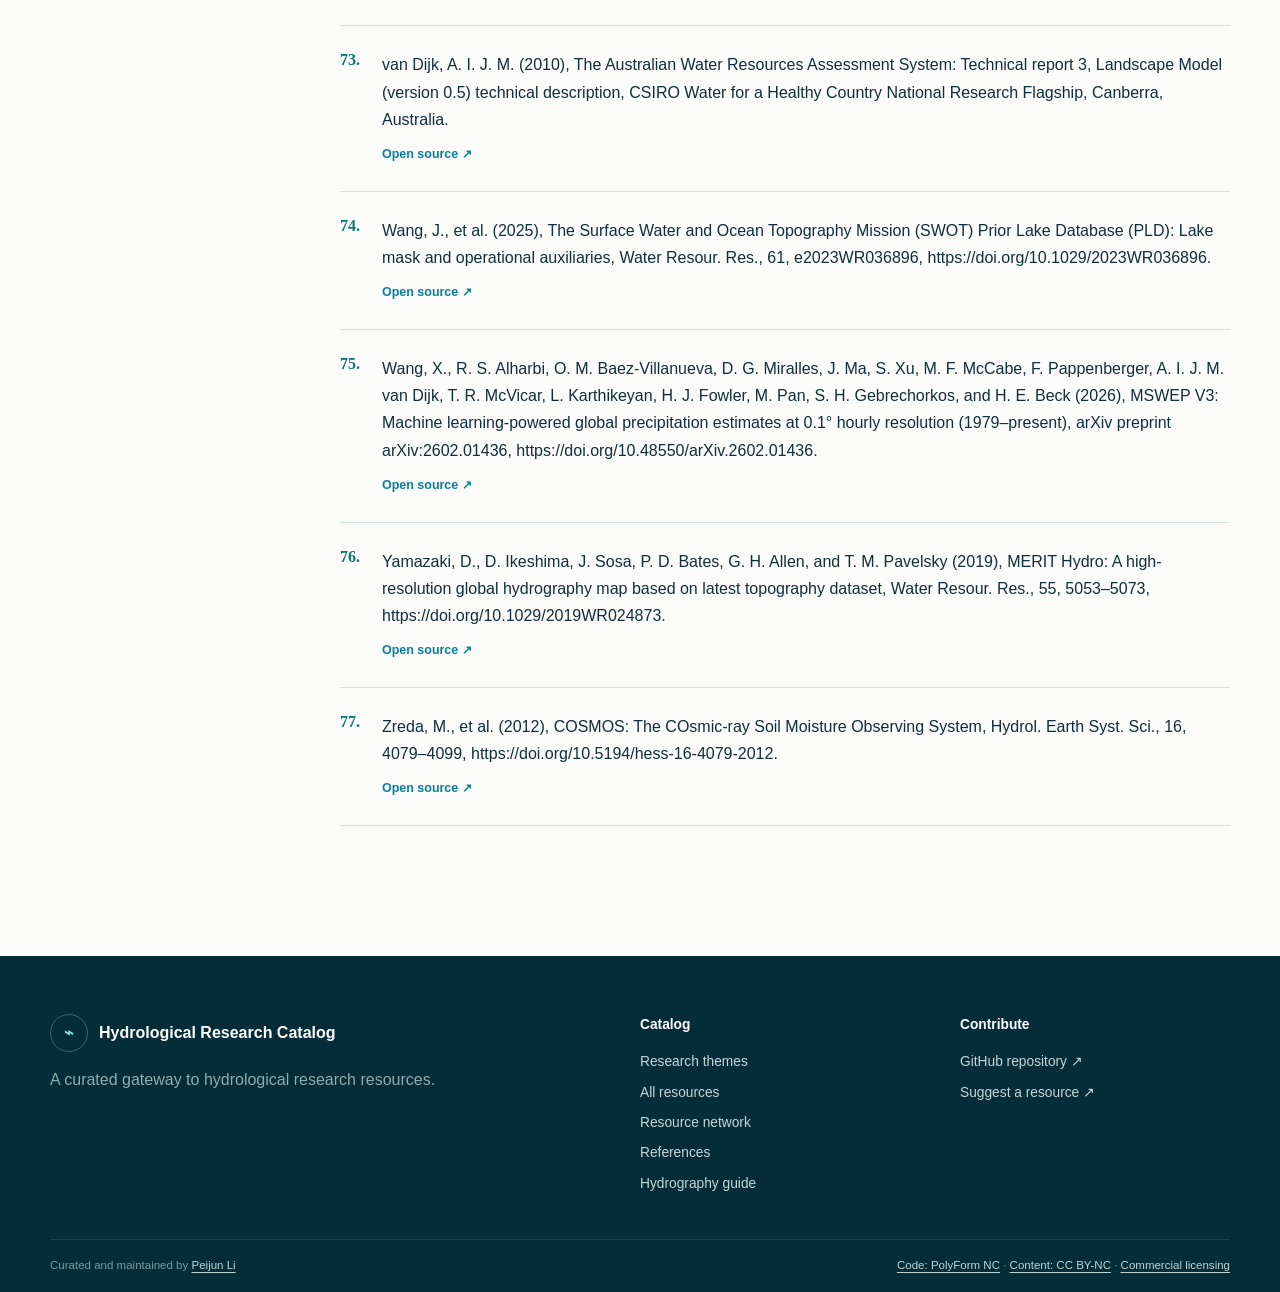
<file: references.html>
<!doctype html>
<html lang="en" class="references-page">
  <head>
    <meta charset="utf-8">
    <meta name="viewport" content="width=device-width, initial-scale=1">
    <meta name="theme-color" content="#073b4c">
    <title>References | Hydrological Research Catalog</title>
    <meta
      name="description"
      content="References cited by the Hydrological Research Catalog, formatted in AGU author–year style."
    >
    <link rel="icon" href="./assets/favicon.svg" type="image/svg+xml">
    <script src="./assets/js/theme.js"></script>
    <link rel="license" href="./LICENSE">
    <link rel="license" href="./LICENSE-CONTENT.md">
    <link rel="stylesheet" href="./assets/css/styles.css">
  </head>
  <body>
    <a class="skip-link" href="#references-list">Skip to references</a>

    <header class="site-header">
      <div class="container nav-inner">
        <a class="brand" href="./" aria-label="Hydrological Research Catalog home">
          <span class="brand-mark" aria-hidden="true">
            <svg viewBox="0 0 42 42" role="img">
              <path d="M21 4C16 12 9 18 9 26a12 12 0 0 0 24 0c0-8-7-14-12-22Z"></path>
              <path d="M14 28c4 3 10 3 14 0"></path>
            </svg>
          </span>
          <span>Hydrological<br>Research Catalog</span>
        </a>
        <nav aria-label="Primary navigation">
          <a href="./#themes">Themes</a>
          <a href="./#catalog">Explore</a>
          <a href="./network.html">Network</a>
          <a href="./#methodology">Methodology</a>
          <a class="repo-link" href="./">Back to catalog</a>
          <button class="theme-toggle" type="button" data-theme-toggle aria-label="Switch color theme">
            <svg class="theme-icon-sun" viewBox="0 0 24 24" aria-hidden="true">
              <circle cx="12" cy="12" r="4"></circle>
              <path d="M12 2v2m0 16v2M4.9 4.9l1.4 1.4m11.4 11.4 1.4 1.4M2 12h2m16 0h2M4.9 19.1l1.4-1.4M17.7 6.3l1.4-1.4"></path>
            </svg>
            <svg class="theme-icon-moon" viewBox="0 0 24 24" aria-hidden="true">
              <path d="M20.5 14.5A8.5 8.5 0 0 1 9.5 3.5a8.5 8.5 0 1 0 11 11Z"></path>
            </svg>
          </button>
        </nav>
      </div>
    </header>

    <main>
      <section class="references-hero">
        <div class="container">
          <p class="eyebrow">Cited literature</p>
          <h1>References</h1>
          <p>
            Works cited in resource descriptions are listed in AGU author–year style. Entries link to the
            publisher or persistent identifier whenever available.
          </p>
        </div>
      </section>

      <section class="references-section">
        <div class="container references-layout">
          <aside>
            <p class="eyebrow">About this list</p>
            <p>Only works cited in the catalog are included.</p>
            <p id="reference-count" aria-live="polite">Loading references…</p>
            <a href="./#catalog">Return to catalog →</a>
          </aside>
          <div>
            <ol id="references-list" class="references-list"></ol>
            <div id="references-error" class="error-state" hidden role="alert"></div>
          </div>
        </div>
      </section>
    </main>

    <footer class="site-footer">
      <div class="container footer-grid">
        <div>
          <a class="brand footer-brand" href="./">
            <span class="brand-mark" aria-hidden="true">⌁</span>
            <span>Hydrological Research Catalog</span>
          </a>
          <p>A curated gateway to hydrological research resources.</p>
        </div>
        <div>
          <strong>Catalog</strong>
          <a href="./#themes">Research themes</a>
          <a href="./#catalog">All resources</a>
          <a href="./network.html">Resource network</a>
          <a href="./references.html" aria-current="page">References</a>
          <a href="./hydrography-resource-selection-guide.html">Hydrography guide</a>
        </div>
        <div>
          <strong>Contribute</strong>
          <a href="https://github.com/pjlicn/hydro-catalog" target="_blank" rel="noopener noreferrer">GitHub repository ↗</a>
          <a href="https://github.com/pjlicn/hydro-catalog/issues" target="_blank" rel="noopener noreferrer">Suggest a resource ↗</a>
        </div>
      </div>
      <div class="container footer-bottom">
        <span>
          Curated and maintained by
          <a href="https://pjlicn.github.io/cv/" target="_blank" rel="noopener noreferrer">Peijun Li</a>
        </span>
        <span>
          <a href="./LICENSE" rel="license">Code: PolyForm NC</a>
          ·
          <a href="./LICENSE-CONTENT.md" rel="license">Content: CC BY-NC</a>
          ·
          <a href="https://pjlicn.github.io/cv/" target="_blank" rel="noopener noreferrer">Commercial licensing</a>
        </span>
      </div>
    </footer>

    <script src="./assets/js/references.js" defer></script>
  </body>
</html>
</file>
<file: assets/css/styles.css>
:root {
  color-scheme: light;
  --ink: #102f3a;
  --ink-soft: #49646c;
  --navy: #073b4c;
  --blue: #087f9e;
  --teal: #0b7774;
  --mint: #dff5ef;
  --sky: #e8f4f7;
  --sand: #f3f1e9;
  --paper: #fbfcfa;
  --white: #ffffff;
  --line: #d5e1df;
  --line-strong: #abc7c5;
  --warning: #8a5b16;
  --warning-bg: #fff4d8;
  --success: #19724d;
  --success-bg: #def3e8;
  --surface: #ffffff;
  --surface-muted: #edf4f2;
  --surface-subtle: #f3f7f6;
  --catalog-line: #dae8e5;
  --divider: #e7eeec;
  --heading-accent: #073b4c;
  --input-icon: #58777c;
  --muted-count: #799095;
  --type-ink: #166174;
  --tag-ink: #4f6e72;
  --warm-ink: #7b621c;
  --warm-bg: #f5efd8;
  --neutral-status: #6d6674;
  --neutral-status-bg: #eeeaf1;
  --error-ink: #714d0e;
  --error-bg: #fff8e7;
  --error-line: #e4cb91;
  --hover-line: #93bfbc;
  --focus: #5ad4ca;
  --action-bg: #0b7774;
  --visual-card: rgba(255,255,255,.96);
  --visual-detail: #7b9ba0;
  --network-bg: #f1f7f5;
  --network-grid: rgba(7, 59, 76, .055);
  --network-label-halo: #f1f7f5;
  --network-similarity-edge: #789ca3;
  --theme-0: #168aad;
  --theme-1: #a97818;
  --theme-2: #278f7f;
  --theme-3: #8066a6;
  --theme-4: #4f875e;
  --shadow: 0 18px 55px rgba(7, 59, 76, 0.1);
  --shadow-soft: 0 8px 28px rgba(7, 59, 76, 0.08);
  --radius-lg: 24px;
  --radius: 14px;
  --sans: "Segoe UI", "Helvetica Neue", Arial, sans-serif;
  --serif: Georgia, "Times New Roman", serif;
  --max: 1180px;
}

[data-theme="dark"] {
  color-scheme: dark;
  --ink: #e6f0f1;
  --ink-soft: #abc1c5;
  --blue: #58c8df;
  --teal: #48c9bc;
  --mint: #173f3b;
  --sky: #173c46;
  --sand: #263129;
  --paper: #0d2027;
  --line: #2d4a51;
  --line-strong: #4d747b;
  --warning: #f0c575;
  --warning-bg: #493a1e;
  --success: #7bd8a9;
  --success-bg: #193f31;
  --surface: #142b33;
  --surface-muted: #10272e;
  --surface-subtle: #1b343b;
  --catalog-line: #29464d;
  --divider: #29464d;
  --heading-accent: #7bd5e0;
  --input-icon: #91adb2;
  --muted-count: #91a9ad;
  --type-ink: #83d5e6;
  --tag-ink: #b7ced1;
  --warm-ink: #efd88a;
  --warm-bg: #443b21;
  --neutral-status: #d0c7d5;
  --neutral-status-bg: #3a3340;
  --error-ink: #f1cf89;
  --error-bg: #3c321d;
  --error-line: #735f31;
  --hover-line: #5a8c8b;
  --focus: #77e4d7;
  --action-bg: #08736f;
  --visual-card: rgba(20,43,51,.97);
  --visual-detail: #a8c0c4;
  --network-bg: #0a1b21;
  --network-grid: rgba(139, 190, 194, .06);
  --network-label-halo: #0a1b21;
  --network-similarity-edge: #527a80;
  --theme-0: #35aed0;
  --theme-1: #d4a64c;
  --theme-2: #48baa7;
  --theme-3: #a58acb;
  --theme-4: #77ad83;
  --shadow: 0 18px 55px rgba(0, 0, 0, .3);
  --shadow-soft: 0 8px 28px rgba(0, 0, 0, .25);
}

* { box-sizing: border-box; }
html { scroll-behavior: smooth; }
body {
  margin: 0;
  color: var(--ink);
  background: var(--paper);
  font: 16px/1.55 var(--sans);
}
body.panel-open { overflow: hidden; }
a { color: inherit; }
button, input, select { font: inherit; }
button, a { -webkit-tap-highlight-color: transparent; }
button:focus-visible, a:focus-visible, input:focus-visible, select:focus-visible, summary:focus-visible, [tabindex]:focus-visible {
  outline: 3px solid var(--focus);
  outline-offset: 3px;
}
.container { width: min(calc(100% - 40px), var(--max)); margin-inline: auto; }
.sr-only {
  position: absolute; width: 1px; height: 1px; padding: 0; margin: -1px;
  overflow: hidden; clip: rect(0, 0, 0, 0); white-space: nowrap; border: 0;
}
.skip-link {
  position: fixed; z-index: 1000; left: 16px; top: -60px; padding: 10px 16px;
  color: white; background: var(--navy); border-radius: 8px;
}
.skip-link:focus { top: 12px; }
.eyebrow {
  margin: 0 0 10px; color: var(--teal); font-size: .75rem; line-height: 1.2;
  font-weight: 800; letter-spacing: .15em; text-transform: uppercase;
}
h1, h2, h3, p { margin-top: 0; }
h1, h2 { font-family: var(--serif); font-weight: 500; letter-spacing: -.035em; }
h2 { margin-bottom: 0; font-size: clamp(2rem, 4vw, 3.1rem); line-height: 1.08; }

.site-header {
  position: sticky; z-index: 50; top: 0; color: white;
  background: rgba(7, 59, 76, .96); border-bottom: 1px solid rgba(255,255,255,.12);
  backdrop-filter: blur(12px);
}
.nav-inner { min-height: 78px; display: flex; align-items: center; justify-content: space-between; gap: 32px; }
.brand { display: inline-flex; align-items: center; gap: 11px; color: inherit; text-decoration: none; font-weight: 750; line-height: 1.05; }
.brand-mark {
  width: 38px; height: 38px; display: grid; place-items: center; flex: 0 0 auto;
  color: #83e0d1; border: 1px solid rgba(255,255,255,.25); border-radius: 50%;
}
.brand-mark svg { width: 26px; height: 26px; fill: none; stroke: currentColor; stroke-width: 1.8; }
nav { display: flex; align-items: center; gap: 26px; }
nav a { color: #d9ecee; text-decoration: none; font-size: .9rem; font-weight: 600; }
nav a:hover { color: white; }
nav .repo-link { padding: 9px 15px; border: 1px solid rgba(255,255,255,.28); border-radius: 999px; }
.theme-toggle {
  width: 40px; height: 40px; padding: 0; display: grid; place-items: center; flex: 0 0 auto;
  color: #d9ecee; background: transparent; border: 1px solid rgba(255,255,255,.28);
  border-radius: 50%; cursor: pointer;
}
.theme-toggle:hover { color: white; border-color: #70d8ca; }
.theme-toggle svg { width: 19px; height: 19px; fill: none; stroke: currentColor; stroke-width: 1.8; stroke-linecap: round; }
.theme-icon-sun { display: none; }
[data-theme="dark"] .theme-icon-sun { display: block; }
[data-theme="dark"] .theme-icon-moon { display: none; }

.hero { overflow: hidden; color: white; background: var(--navy); }
.hero-grid { min-height: 555px; display: grid; grid-template-columns: 1.1fr .9fr; align-items: center; gap: 45px; padding-block: 62px 74px; }
.hero h1 { max-width: 690px; margin-bottom: 24px; font-size: clamp(3rem, 6vw, 5.25rem); line-height: .98; }
.hero h1 span { color: #70d8ca; }
.hero-intro { max-width: 650px; margin-bottom: 30px; color: #c9dfe1; font-size: 1.13rem; }
.hero-search {
  max-width: 665px; padding: 7px 7px 7px 17px; display: grid; grid-template-columns: 24px 1fr auto; align-items: center; gap: 10px;
  background: var(--surface); border-radius: 12px; box-shadow: 0 15px 45px rgba(0,0,0,.18);
}
.hero-search svg, .input-with-icon svg { width: 21px; fill: none; stroke: var(--input-icon); stroke-width: 2; }
.hero-search input { min-width: 0; padding: 10px 2px; border: 0; outline: 0; color: var(--ink); background: transparent; }
.hero-search button {
  padding: 11px 22px; color: white; background: var(--action-bg); border: 0; border-radius: 9px; font-weight: 750; cursor: pointer;
}
.popular-searches { margin-top: 16px; display: flex; flex-wrap: wrap; gap: 9px; align-items: center; color: #a9c7cb; font-size: .82rem; }
.popular-searches button {
  padding: 3px 10px; color: #d5e8e9; background: transparent; border: 1px solid rgba(255,255,255,.23); border-radius: 999px; cursor: pointer;
}
.popular-searches button:hover { color: white; border-color: #70d8ca; }
.hero-visual svg { width: 100%; overflow: visible; }
.hero-visual .contour { fill: none; stroke: rgba(255,255,255,.12); stroke-width: 1.5; }
.hero-visual .river { fill: none; stroke: url(#river); stroke-width: 10; stroke-linecap: round; }
.hero-visual circle { fill: #073b4c; stroke: #80e0d1; stroke-width: 4; }
.visual-card { transform: translate(66px, 95px); filter: drop-shadow(0 12px 22px rgba(0,0,0,.18)); }
.visual-card.card-b { transform: translate(335px, 244px); }
.visual-card rect { fill: var(--visual-card); stroke: rgba(255,255,255,.35); }
.visual-card circle { fill: #c8eee8; stroke: none; }
.visual-card path { fill: none; stroke: var(--visual-detail); stroke-width: 4; stroke-linecap: round; }

.stats-band { background: var(--surface); border-bottom: 1px solid var(--line); }
.stats-grid { display: grid; grid-template-columns: repeat(4, 1fr); padding-block: 25px; }
.stats-grid div { padding: 5px 28px; border-right: 1px solid var(--line); }
.stats-grid div:first-child { padding-left: 0; }
.stats-grid div:last-child { border: 0; }
.stats-grid strong { display: block; color: var(--heading-accent); font: 500 1.8rem/1 var(--serif); }
.stats-grid span { color: var(--ink-soft); font-size: .8rem; }

.themes-section { padding-block: 90px 96px; }
.section-intro { display: flex; justify-content: space-between; align-items: end; gap: 40px; margin-bottom: 38px; }
.section-intro > p { max-width: 480px; margin-bottom: 2px; color: var(--ink-soft); }
.theme-grid { display: grid; grid-template-columns: repeat(5, 1fr); gap: 13px; }
.theme-card {
  min-height: 220px; padding: 24px; display: flex; flex-direction: column; align-items: flex-start;
  color: var(--ink); background: var(--surface); border: 1px solid var(--line); border-radius: var(--radius);
  text-align: left; cursor: pointer; transition: transform .2s ease, box-shadow .2s ease, border-color .2s ease;
}
.theme-card:hover { transform: translateY(-4px); box-shadow: var(--shadow-soft); border-color: var(--line-strong); }
.theme-icon {
  width: 44px; height: 44px; margin-bottom: 30px; display: grid; place-items: center;
  color: var(--blue); background: var(--sky); border-radius: 12px; font-size: 1.3rem;
}
.theme-card:nth-child(2) .theme-icon, .theme-card:nth-child(4) .theme-icon { color: var(--warm-ink); background: var(--warm-bg); }
.theme-card:nth-child(3) .theme-icon, .theme-card:nth-child(5) .theme-icon { color: var(--success); background: var(--mint); }
.theme-card strong { margin-bottom: 7px; font-family: var(--serif); font-size: 1.05rem; line-height: 1.2; }
.theme-card small { margin-top: auto; color: var(--ink-soft); }

.catalog-section { padding-block: 86px 105px; background: var(--surface-muted); border-top: 1px solid var(--catalog-line); }
.catalog-intro { margin-bottom: 32px; }
.catalog-layout { display: grid; grid-template-columns: 245px 1fr; gap: 34px; align-items: start; }
.filter-panel {
  position: sticky; top: 101px; max-height: calc(100vh - 121px); padding: 22px; overflow-y: auto;
  background: var(--surface); border: 1px solid var(--line); border-radius: var(--radius);
}
.filter-panel-head { display: flex; align-items: center; justify-content: space-between; }
.filter-panel h3 { margin-bottom: 18px; font: 600 1.1rem var(--serif); }
.filter-search label, .filter-group summary { color: var(--ink); font-size: .78rem; font-weight: 800; text-transform: uppercase; letter-spacing: .08em; }
.input-with-icon { margin-top: 6px; padding: 9px 10px; display: grid; grid-template-columns: 19px 1fr; gap: 7px; border: 1px solid var(--line); border-radius: 9px; }
.input-with-icon svg { width: 18px; }
.input-with-icon input { min-width: 0; padding: 0; border: 0; outline: none; color: var(--ink); background: transparent; }
.filter-group { margin: 19px 0 0; padding: 18px 0 0; border: 0; border-top: 1px solid var(--line); }
.filter-group summary { cursor: pointer; overflow-wrap: anywhere; }
.filter-group fieldset { min-width: 0; margin: 0; padding: 0; border: 0; }
.option-search { display: block; margin-top: 14px; font-size: .8rem; color: var(--ink-soft); }
.option-search input { display: block; width: 100%; min-width: 0; margin-top: 6px; padding: 8px; border: 1px solid var(--line-strong); border-radius: 8px; color: var(--ink); background: var(--surface); }
.filter-options-toggle { margin-top: 12px; padding: 6px 0; border: 0; background: transparent; color: var(--blue); font-weight: 700; cursor: pointer; }
.filter-options-empty { margin-top: 10px; font-size: .8rem; color: var(--ink-soft); }
.filter-option[hidden], .filter-options-toggle[hidden] { display: none; }
.filter-option span { overflow-wrap: anywhere; }
.filter-option { margin-top: 9px; display: flex; align-items: flex-start; gap: 9px; color: var(--ink-soft); font-size: .86rem; cursor: pointer; }
.filter-option input { flex: 0 0 16px; width: 16px; height: 16px; margin: 2px 0 0; accent-color: var(--teal); }
.filter-option span:last-child { flex: 0 0 auto; white-space: nowrap; margin-left: auto; color: var(--muted-count); font-size: .73rem; }
.clear-button {
  width: 100%; margin-top: 22px; padding: 9px; color: var(--blue); background: transparent;
  border: 1px solid var(--line-strong); border-radius: 8px; font-weight: 700; cursor: pointer;
}
.clear-button:hover { background: var(--sky); }
.active-filters { display: flex; flex-wrap: wrap; gap: 7px; }
.active-filters:not(:empty) { margin-bottom: 15px; }
.filter-chip {
  padding: 5px 9px; display: inline-flex; align-items: center; gap: 7px; color: var(--ink);
  background: var(--surface); border: 1px solid var(--line-strong); border-radius: 999px; font-size: .78rem; cursor: pointer;
}
.filter-chip span { color: var(--ink-soft); font-size: 1rem; line-height: 1; }
.results-toolbar { min-height: 44px; display: flex; align-items: center; justify-content: space-between; gap: 20px; }
.results-toolbar p { margin: 0; color: var(--ink-soft); }
.results-toolbar p strong { color: var(--ink); }
.results-toolbar label { display: flex; align-items: center; gap: 9px; color: var(--ink-soft); font-size: .82rem; }
.results-toolbar select { padding: 8px 30px 8px 10px; color: var(--ink); background: var(--surface); border: 1px solid var(--line); border-radius: 8px; }
.catalog-grid { margin-top: 18px; display: grid; grid-template-columns: repeat(2, minmax(0, 1fr)); gap: 15px; }
.resource-card {
  min-height: 260px; padding: 22px; display: flex; flex-direction: column; color: var(--ink);
  background: var(--surface); border: 1px solid var(--line); border-radius: var(--radius); cursor: pointer;
  transition: transform .18s ease, box-shadow .18s ease, border-color .18s ease;
}
.resource-card:hover { transform: translateY(-3px); border-color: var(--hover-line); box-shadow: var(--shadow-soft); }
.card-top { display: flex; flex-wrap: wrap; justify-content: space-between; gap: 12px; align-items: flex-start; }
.resource-card h3 { min-width: 0; overflow-wrap: anywhere; margin-bottom: 0; font: 600 1.22rem/1.2 var(--serif); }
.type-badge, .status-badge {
  padding: 4px 8px; display: inline-flex; align-items: center; gap: 5px; flex: 0 0 auto;
  border-radius: 999px; font-size: .68rem; font-weight: 800; letter-spacing: .03em;
}
.type-badge { color: var(--type-ink); background: var(--sky); }
.card-description { margin: 14px 0; color: var(--ink-soft); font-size: .9rem; }
.tag-row { display: flex; flex-wrap: wrap; gap: 6px; }
.tag { padding: 3px 8px; color: var(--tag-ink); background: var(--surface-subtle); border-radius: 999px; font-size: .7rem; }
.card-footer { margin-top: auto; padding-top: 17px; display: flex; align-items: center; justify-content: space-between; gap: 12px; border-top: 1px solid var(--divider); }
.card-actions { display: flex; flex-wrap: wrap; justify-content: flex-end; align-items: center; gap: 7px 12px; }
.status-badge { color: var(--warning); background: var(--warning-bg); }
.status-badge.verified { color: var(--success); background: var(--success-bg); }
.status-badge.needs-verification { color: var(--neutral-status); background: var(--neutral-status-bg); }
.card-open, .card-network-link {
  color: var(--blue); font-size: .78rem; font-weight: 800; text-decoration: none; cursor: pointer;
}
.card-open { padding: 0; background: transparent; border: 0; }
.card-network-link { padding: 4px 8px; background: var(--surface-subtle); border: 1px solid var(--line); border-radius: 999px; }
.card-open:hover, .card-network-link:hover { text-decoration: underline; text-underline-offset: 3px; }
.empty-state, .error-state { margin-top: 20px; padding: 55px 25px; text-align: center; background: var(--surface); border: 1px solid var(--line); border-radius: var(--radius); }
.empty-state > span { color: var(--teal); font-size: 3rem; }
.empty-state h3 { margin: 10px 0 5px; font-family: var(--serif); }
.empty-state p { color: var(--ink-soft); }
.empty-state button { padding: 9px 15px; color: white; background: var(--action-bg); border: 0; border-radius: 8px; cursor: pointer; }
.error-state { color: var(--error-ink); background: var(--error-bg); border-color: var(--error-line); }
.mobile-filter-button { display: none; }

.methodology-section { padding-block: 92px; color: white; background: var(--navy); }
.methodology-grid { display: grid; grid-template-columns: .85fr 1.15fr; gap: 90px; align-items: center; }
.methodology-grid h2 { max-width: 430px; margin-bottom: 22px; }
.methodology-grid > div > p:last-child { max-width: 500px; color: #bdd5d8; }
.methodology-grid ul { margin: 0; padding: 0; list-style: none; }
.methodology-grid li { padding: 19px 0; display: flex; gap: 20px; border-bottom: 1px solid rgba(255,255,255,.15); }
.methodology-grid li > span { color: #64d4c7; font: 500 1.3rem var(--serif); }
.methodology-grid strong { font-family: var(--serif); font-size: 1.05rem; }
.methodology-grid li p { margin: 3px 0 0; color: #bdd5d8; font-size: .88rem; }

.site-footer { padding-top: 58px; color: #c4d7d9; background: #052c39; }
.footer-grid { display: grid; grid-template-columns: 2fr 1fr 1fr; gap: 50px; padding-bottom: 45px; }
.footer-brand { color: white; }
.footer-grid > div > p { margin: 16px 0 0; color: #8facb0; }
.footer-grid > div:not(:first-child) { display: flex; flex-direction: column; gap: 9px; font-size: .86rem; }
.footer-grid strong { margin-bottom: 7px; color: white; }
.footer-grid a { text-decoration: none; }
.footer-grid a:hover { color: white; }
.footer-bottom { padding-block: 17px; display: flex; justify-content: space-between; gap: 20px; color: #789ba0; border-top: 1px solid rgba(255,255,255,.1); font-size: .72rem; }
.footer-bottom a { color: #bcd6d8; text-underline-offset: 3px; }
.footer-bottom a:hover { color: white; }

.backdrop { position: fixed; z-index: 80; inset: 0; background: rgba(1, 25, 33, .55); backdrop-filter: blur(3px); }
.detail-backdrop { z-index: 90; }
.detail-panel {
  position: fixed; z-index: 100; inset: 0 0 0 auto; width: min(570px, 100%); padding: 30px 34px 45px; overflow-y: auto;
  background: var(--paper); box-shadow: -25px 0 70px rgba(0,0,0,.2); transform: translateX(105%);
  transition: transform .25s ease; visibility: hidden;
}
.detail-panel.open { transform: translateX(0); visibility: visible; }
.detail-panel-head { display: flex; justify-content: space-between; align-items: center; }
.icon-button { width: 40px; height: 40px; color: var(--ink); background: var(--surface); border: 1px solid var(--line); border-radius: 50%; cursor: pointer; font-size: 1.5rem; line-height: 1; }
.detail-hero { padding: 25px 0 27px; border-bottom: 1px solid var(--line); }
.detail-hero h2 { margin: 13px 0 14px; font-size: 2.5rem; }
.detail-hero > p { color: var(--ink-soft); }
.detail-badges { display: flex; flex-wrap: wrap; gap: 8px; }
.detail-section { padding: 24px 0; border-bottom: 1px solid var(--line); }
.detail-section h3 { margin-bottom: 13px; font: 700 .78rem var(--sans); letter-spacing: .1em; text-transform: uppercase; }
.detail-meta { display: grid; grid-template-columns: 1fr 1fr; gap: 17px 25px; }
.detail-meta dt { color: var(--ink-soft); font-size: .72rem; }
.detail-meta dd { margin: 3px 0 0; font-weight: 650; font-size: .9rem; }
.detail-section ul { margin: 0; padding-left: 20px; color: var(--ink-soft); }
.detail-section li + li { margin-top: 7px; }
.detail-reference { overflow-wrap: anywhere; color: var(--ink-soft); font-size: .85rem; }
.inline-citations { white-space: normal; }
.inline-citations a { color: var(--blue); text-decoration: none; white-space: nowrap; }
.inline-citations a:hover { text-decoration: underline; text-underline-offset: 3px; }
.detail-references-section { margin-top: 8px; border-bottom: 0; }
.detail-references-list { margin: 0; padding: 0; list-style: none; counter-reset: detail-references; }
.detail-references-list li {
  position: relative; padding: 0 0 20px 30px; color: var(--ink-soft);
  counter-increment: detail-references;
}
.detail-references-list li + li { margin-top: 20px; }
.detail-references-list li:not(:last-child) { border-bottom: 1px solid var(--line); }
.detail-references-list li::before {
  content: counter(detail-references) "."; position: absolute; left: 0; top: 0;
  color: var(--teal); font: 600 .9rem var(--serif);
}
.detail-references-list p { margin-bottom: 9px; overflow-wrap: anywhere; font-size: .84rem; line-height: 1.65; }
.detail-reference-actions { display: flex; flex-wrap: wrap; gap: 8px 16px; }
.detail-reference-actions a { color: var(--blue); font-size: .75rem; font-weight: 750; text-decoration: none; }
.detail-reference-actions a:hover { text-decoration: underline; text-underline-offset: 3px; }
.detail-actions { margin-top: 25px; display: flex; flex-wrap: wrap; gap: 10px; }
.detail-network-link {
  padding: 12px 18px; display: inline-flex; align-items: center; color: var(--blue); background: var(--surface);
  border: 1px solid var(--line-strong); border-radius: 9px; text-decoration: none; font-weight: 750;
}
.detail-network-link:hover { background: var(--sky); }
.official-link {
  padding: 12px 18px; display: inline-flex; align-items: center; gap: 9px;
  color: white; background: var(--action-bg); border-radius: 9px; text-decoration: none; font-weight: 750;
}
.mobile-only { display: none; }

.not-found-page { min-height: 100vh; color: white; background: var(--navy); }
.not-found-main { min-height: 100vh; padding: 40px 20px; display: grid; place-items: center; }
.not-found-main section { width: min(100%, 690px); text-align: center; }
.not-found-main .brand { margin-bottom: 60px; }
.not-found-main .error-code { margin-bottom: -25px; color: rgba(112, 216, 202, .12); font: 500 clamp(8rem, 30vw, 15rem)/.7 var(--serif); }
.not-found-main h1 { margin-bottom: 20px; font-size: clamp(2.5rem, 7vw, 4.6rem); line-height: 1; }
.not-found-main section > p:not(.eyebrow, .error-code) { max-width: 570px; margin-inline: auto; color: #c4dadd; }

.references-hero { padding-block: 82px 88px; color: white; background: var(--navy); }
.references-page { scroll-behavior: auto; }
.references-hero h1 { margin-bottom: 20px; font-size: clamp(3.5rem, 8vw, 6rem); line-height: .95; }
.references-hero p:last-child { max-width: 660px; margin-bottom: 0; color: #c4dadd; font-size: 1.05rem; }
.references-section { padding-block: 78px 105px; }
.references-layout { display: grid; grid-template-columns: 220px 1fr; gap: 70px; align-items: start; }
.references-layout aside { position: sticky; top: 110px; color: var(--ink-soft); font-size: .88rem; }
.references-layout aside a { color: var(--blue); font-weight: 700; text-decoration: none; }
.references-list { margin: 0; padding: 0; list-style: none; counter-reset: references; }
.references-list li {
  position: relative; padding: 0 0 25px 42px; margin-bottom: 25px;
  border-bottom: 1px solid var(--line); scroll-margin-top: 120px; counter-increment: references;
}
.references-list li::before {
  content: counter(references) "."; position: absolute; left: 0; top: 0;
  color: var(--teal); font: 600 1rem var(--serif);
}
.references-list li:target { margin-inline: -18px; padding: 18px 18px 25px 60px; background: var(--mint); border-radius: 10px; }
.references-list li:target::before { left: 18px; top: 18px; }
.references-list p { margin-bottom: 8px; line-height: 1.7; }
.references-list a { color: var(--blue); font-size: .78rem; font-weight: 750; text-decoration: none; }
.references-list a:hover { text-decoration: underline; text-underline-offset: 3px; }

.network-page { scroll-behavior: auto; }
.network-shell { width: min(calc(100% - 32px), 1420px); margin-inline: auto; }
.network-hero { padding-block: 58px 62px; color: white; background: var(--navy); }
.network-hero h1 { margin-bottom: 16px; font-size: clamp(3rem, 7vw, 5.2rem); line-height: .95; }
.network-hero p:last-child { max-width: 760px; margin-bottom: 0; color: #c4dadd; font-size: 1rem; }
.network-section { padding-block: 28px 80px; background: var(--surface-muted); }
.network-toolbar {
  position: relative; z-index: 5; margin-bottom: 18px; padding: 16px;
  display: grid; grid-template-columns: minmax(240px, 1.6fr) minmax(170px, .8fr) minmax(180px, .8fr) auto;
  gap: 12px; align-items: end; background: var(--surface); border: 1px solid var(--line);
  border-radius: var(--radius); box-shadow: var(--shadow-soft);
}
.network-toolbar label {
  display: block; margin-bottom: 5px; color: var(--ink-soft);
  font-size: .7rem; font-weight: 800; letter-spacing: .08em; text-transform: uppercase;
}
.network-toolbar input, .network-toolbar select {
  width: 100%; min-height: 42px; padding: 8px 10px; color: var(--ink); background: var(--paper);
  border: 1px solid var(--line); border-radius: 8px;
}
.network-view-controls { display: flex; flex-wrap: wrap; gap: 7px; }
.network-view-controls button {
  min-width: 42px; min-height: 42px; padding: 8px 12px; color: var(--ink); background: var(--paper);
  border: 1px solid var(--line-strong); border-radius: 8px; cursor: pointer; font-weight: 750;
}
.network-view-controls button:hover { background: var(--sky); }
.network-layout { display: grid; grid-template-columns: minmax(0, 1fr) 330px; gap: 18px; align-items: start; }
.network-graph-column { min-width: 0; }
.network-canvas {
  position: relative; height: min(72vh, 760px); min-height: 610px; overflow: hidden;
  background-color: var(--network-bg);
  background-image:
    radial-gradient(circle at 20% 25%, var(--network-grid) 0 1px, transparent 1.5px),
    radial-gradient(circle at 75% 70%, var(--network-grid) 0 1px, transparent 1.5px);
  background-size: 30px 30px, 43px 43px;
  border: 1px solid var(--line); border-radius: var(--radius-lg); box-shadow: var(--shadow);
}
.network-canvas svg { width: 100%; height: 100%; display: block; touch-action: none; cursor: grab; user-select: none; }
.network-canvas svg:active { cursor: grabbing; }
.network-edge { vector-effect: non-scaling-stroke; transition: opacity .15s ease, stroke .15s ease, stroke-width .15s ease; }
.network-similarity-edge {
  stroke: var(--network-similarity-edge); stroke-width: 1.35; stroke-dasharray: 4 4;
  opacity: .42; pointer-events: stroke;
}
.network-edge.active { stroke: var(--teal); stroke-width: 2.4; opacity: .95; }
.network-edge.dimmed { opacity: .07; }
.network-node { transition: opacity .15s ease; }
.network-node circle { vector-effect: non-scaling-stroke; }
.network-resource-node { cursor: pointer; }
.network-resource-node .network-node-core {
  fill: var(--node-color); stroke: var(--surface); stroke-width: 2.5;
  transition: r .15s ease, stroke .15s ease, stroke-width .15s ease;
}
.network-node-ring { fill: none; stroke-width: 3; opacity: .8; }
.network-resource-node text {
  opacity: 0; pointer-events: none; fill: var(--ink); stroke: var(--network-label-halo); stroke-width: 4;
  paint-order: stroke; font-size: 12px; font-weight: 750; transition: opacity .15s ease;
}
.network-resource-node:hover text,
.network-resource-node:focus text,
.network-resource-node.active text,
.network-resource-node.selected text { opacity: 1; pointer-events: auto; }
.network-resource-node:hover .network-node-core,
.network-resource-node:focus .network-node-core,
.network-resource-node.active .network-node-core { r: 13; }
.network-resource-node.selected .network-node-core { r: 15; stroke: var(--focus); stroke-width: 4; }
.network-node.dimmed { opacity: .15; }
.theme-color-0 { --node-color: var(--theme-0); }
.theme-color-1 { --node-color: var(--theme-1); }
.theme-color-2 { --node-color: var(--theme-2); }
.theme-color-3 { --node-color: var(--theme-3); }
.theme-color-4 { --node-color: var(--theme-4); }
.theme-stroke-0 { stroke: var(--theme-0); }
.theme-stroke-1 { stroke: var(--theme-1); }
.theme-stroke-2 { stroke: var(--theme-2); }
.theme-stroke-3 { stroke: var(--theme-3); }
.theme-stroke-4 { stroke: var(--theme-4); }
.network-empty {
  position: absolute; inset: 0; display: grid; place-content: center; gap: 5px;
  color: var(--ink-soft); background: color-mix(in srgb, var(--network-bg) 94%, transparent);
  text-align: center;
}
.network-empty[hidden] { display: none; }
.network-empty strong { color: var(--ink); font: 600 1.35rem var(--serif); }
.network-help { margin: 12px 4px 0; color: var(--ink-soft); font-size: .75rem; }
.network-legend { margin-top: 13px; display: flex; flex-wrap: wrap; gap: 8px 16px; color: var(--ink-soft); font-size: .72rem; }
.network-legend span { display: inline-flex; align-items: center; gap: 6px; }
.network-legend-dot { width: 9px; height: 9px; display: inline-block; border-radius: 50%; }
.theme-bg-0 { background: var(--theme-0); }
.theme-bg-1 { background: var(--theme-1); }
.theme-bg-2 { background: var(--theme-2); }
.theme-bg-3 { background: var(--theme-3); }
.theme-bg-4 { background: var(--theme-4); }
.network-legend-line { width: 20px; display: inline-block; border-top: 1px dashed var(--network-similarity-edge); }
.network-alert {
  margin-bottom: 15px; padding: 11px 14px; color: var(--error-ink); background: var(--error-bg);
  border: 1px solid var(--error-line); border-radius: 9px; font-size: .84rem;
}
.network-inspector {
  position: sticky; top: 97px; max-height: calc(100vh - 115px); padding: 25px; overflow-y: auto;
  scroll-margin-top: 84px;
  color: var(--ink); background: var(--surface); border: 1px solid var(--line);
  border-radius: var(--radius); box-shadow: var(--shadow-soft);
}
.network-inspector h2 { margin-bottom: 14px; font-size: 1.75rem; }
.network-inspector > p:not(.eyebrow, .network-count, .network-neighbor-empty) { color: var(--ink-soft); font-size: .9rem; }
.network-inspector h3 {
  margin: 25px 0 11px; padding-top: 20px; border-top: 1px solid var(--line);
  font: 800 .72rem var(--sans); letter-spacing: .09em; text-transform: uppercase;
}
.network-resource-profile > h2 { margin-bottom: 12px; }
.network-resource-profile > p { color: var(--ink-soft); font-size: .9rem; }
.network-inspector-badges { margin-bottom: 13px; display: flex; flex-wrap: wrap; gap: 7px; }
.network-inspector-meta {
  margin: 20px 0 0; padding: 16px; display: grid; grid-template-columns: 1fr 1fr; gap: 14px 18px;
  background: var(--surface-subtle); border: 1px solid var(--line); border-radius: 10px;
}
.network-inspector-meta dt { color: var(--ink-soft); font-size: .68rem; }
.network-inspector-meta dd { margin: 3px 0 0; font-size: .8rem; font-weight: 700; line-height: 1.35; }
.network-inspector-section h3 { margin-top: 20px; padding-top: 17px; }
.network-inspector-section ul {
  margin: 0; padding-left: 18px; color: var(--ink-soft); font-size: .82rem; line-height: 1.5;
}
.network-inspector-section li + li { margin-top: 6px; }
.network-inspector-taxonomy { display: flex; flex-wrap: wrap; gap: 6px; }
.network-inspector-actions { margin-top: 20px; display: flex; flex-wrap: wrap; gap: 8px 14px; }
.network-inspector-actions a { color: var(--blue); font-size: .78rem; font-weight: 750; text-decoration: none; }
.network-inspector-actions a:hover { text-decoration: underline; text-underline-offset: 3px; }
.network-inspector-actions .network-primary-link {
  padding: 9px 12px; color: white; background: var(--action-bg); border-radius: 8px;
}
.network-inspector-actions .network-primary-link:hover { text-decoration: none; }
.network-neighbor-list { margin: 0; padding: 0; list-style: none; }
.network-neighbor-list li { padding: 10px 0; border-bottom: 1px solid var(--line); }
.network-neighbor-list button {
  padding: 0; display: block; color: var(--blue); background: none; border: 0;
  text-align: left; font-weight: 750; cursor: pointer;
}
.network-neighbor-list span { display: block; margin-top: 3px; color: var(--ink-soft); font-size: .72rem; }
.network-neighbor-empty { color: var(--ink-soft); font-size: .82rem; }
.network-count { margin: 24px 0 0; color: var(--ink-soft); font-size: .75rem; }
.guide-hero {
  padding-block: 78px 82px; color: white; background:
    linear-gradient(120deg, rgba(7, 59, 76, .98), rgba(8, 127, 158, .88)),
    var(--navy);
}
.guide-hero h1 { max-width: 820px; margin-bottom: 20px; font-size: clamp(3rem, 7vw, 5.6rem); line-height: .96; }
.guide-hero > .container > p:not(.eyebrow) { max-width: 760px; margin-bottom: 0; color: #c4dadd; font-size: 1.06rem; line-height: 1.65; }
.guide-hero-actions { margin-top: 28px; display: flex; flex-wrap: wrap; gap: 14px 22px; align-items: center; }
.guide-hero-actions a { color: #dff5ef; font-weight: 800; text-decoration: none; }
.guide-hero-actions a:hover { text-decoration: underline; text-underline-offset: 4px; }
.guide-hero-actions .guide-primary-link {
  padding: 11px 15px; color: var(--navy); background: #dff5ef; border-radius: 9px;
}
.guide-hero-actions .guide-primary-link:hover { text-decoration: none; background: white; }
.guide-section { padding-block: 78px 90px; }
.guide-section + .guide-section { border-top: 1px solid var(--divider); }
.guide-section-intro { max-width: 760px; margin-bottom: 30px; }
.guide-section-intro h2, .guide-notes h2 { margin-bottom: 14px; font-size: clamp(2rem, 4vw, 3.35rem); line-height: 1.02; }
.guide-section-intro p:last-child { margin-bottom: 0; color: var(--ink-soft); }
.guide-table-wrap {
  overflow-x: auto; border: 1px solid var(--line); border-radius: var(--radius);
  background: var(--surface); box-shadow: var(--shadow-soft);
}
.guide-table-wrap:focus { outline: 3px solid var(--focus); outline-offset: 3px; }
.guide-comparison-table { width: 100%; min-width: 940px; border-collapse: collapse; text-align: left; }
.guide-comparison-table th, .guide-comparison-table td { padding: 17px 18px; border-bottom: 1px solid var(--line); vertical-align: top; line-height: 1.5; }
.guide-comparison-table thead th {
  color: var(--ink-soft); background: var(--surface-subtle); font: 800 .7rem var(--sans);
  letter-spacing: .08em; text-transform: uppercase;
}
.guide-comparison-table tbody tr:last-child th, .guide-comparison-table tbody tr:last-child td { border-bottom: 0; }
.guide-comparison-table tbody th { min-width: 165px; color: var(--ink); font-size: .95rem; }
.guide-comparison-table tbody td { color: var(--ink-soft); font-size: .84rem; }
.guide-comparison-table a, .guide-resource-links a, .guide-notes-links a { color: var(--blue); font-weight: 800; text-decoration: none; }
.guide-comparison-table a:hover, .guide-resource-links a:hover, .guide-notes-links a:hover { text-decoration: underline; text-underline-offset: 3px; }
.guide-table-note { margin: 13px 0 0; color: var(--muted-count); font-size: .78rem; }
.guide-resource-section { background: var(--surface-muted); }
.guide-resource-grid { display: grid; grid-template-columns: repeat(2, minmax(0, 1fr)); gap: 18px; }
.guide-resource-card {
  padding: 26px; background: var(--surface); border: 1px solid var(--line); border-radius: var(--radius);
  box-shadow: var(--shadow-soft);
}
.guide-resource-card:last-child { grid-column: 1 / -1; }
.guide-resource-kicker { margin-bottom: 10px; color: var(--teal); font: 800 .7rem var(--sans); letter-spacing: .09em; text-transform: uppercase; }
.guide-resource-card h3 { margin-bottom: 12px; font-size: 1.55rem; }
.guide-resource-card > p:not(.guide-resource-kicker) { color: var(--ink-soft); font-size: .9rem; line-height: 1.6; }
.guide-resource-card dl { margin: 20px 0 0; padding-top: 17px; display: grid; gap: 13px; border-top: 1px solid var(--line); }
.guide-resource-card dt { color: var(--ink-soft); font-size: .68rem; font-weight: 800; letter-spacing: .07em; text-transform: uppercase; }
.guide-resource-card dd { margin: 4px 0 0; color: var(--ink); font-size: .84rem; line-height: 1.5; }
.guide-resource-links { margin-top: 20px; display: flex; flex-wrap: wrap; gap: 8px 18px; font-size: .8rem; }
.guide-decision-section { background: var(--paper); }
.guide-decision-grid { display: grid; grid-template-columns: .7fr 1.3fr; gap: 60px; align-items: start; }
.guide-decision-list { margin: 0; padding: 0; display: grid; gap: 13px; list-style: none; counter-reset: guide-decisions; }
.guide-decision-list li {
  position: relative; padding: 16px 18px 16px 58px; color: var(--ink-soft); background: var(--surface);
  border: 1px solid var(--line); border-radius: 11px; line-height: 1.5;
}
.guide-decision-list li::before {
  position: absolute; left: 18px; top: 16px; width: 25px; height: 25px; display: grid; place-items: center;
  color: var(--navy); background: var(--mint); border-radius: 50%; content: counter(guide-decisions); counter-increment: guide-decisions;
  font-weight: 850;
}
.guide-decision-list strong { color: var(--ink); }
.guide-notes-section { padding-block: 68px 85px; background: var(--navy); }
.guide-notes { max-width: 860px; color: #c4dadd; }
.guide-notes h2 { color: white; }
.guide-notes p:not(.eyebrow) { line-height: 1.65; }
.guide-notes-links { margin-top: 24px; display: flex; flex-wrap: wrap; gap: 10px 22px; }
.guide-notes-links a { color: #dff5ef; }
.network-accessible {
  margin-top: 18px; padding: 13px 15px; color: var(--ink-soft);
  background: var(--surface); border: 1px solid var(--line); border-radius: 9px;
}
.network-accessible summary { color: var(--ink); font-size: .8rem; font-weight: 750; cursor: pointer; }
.network-accessible ul {
  margin: 13px 0 0; padding: 13px 0 0; display: grid; grid-template-columns: repeat(2, minmax(0, 1fr));
  gap: 7px 20px; border-top: 1px solid var(--line); list-style: none;
}
.network-accessible button {
  padding: 3px 0; color: var(--blue); background: transparent; border: 0;
  text-align: left; font-size: .78rem; cursor: pointer;
}
.network-accessible button:hover, .network-accessible button[aria-current="true"] {
  text-decoration: underline; text-underline-offset: 3px;
}

@media (max-width: 1000px) {
  .theme-grid { grid-template-columns: repeat(3, 1fr); }
  .hero-grid { grid-template-columns: 1fr .6fr; }
  .catalog-layout { grid-template-columns: 220px 1fr; gap: 22px; }
  .catalog-grid { grid-template-columns: 1fr; }
  .network-layout { grid-template-columns: minmax(0, 1fr) 290px; }
  .network-toolbar { grid-template-columns: 1.4fr 1fr 1fr; }
  .network-view-controls { grid-column: 1 / -1; }
  .network-inspector-meta { grid-template-columns: 1fr; }
  .guide-decision-grid { grid-template-columns: 1fr; gap: 30px; }
}

@media (max-width: 760px) {
  .container { width: min(calc(100% - 28px), var(--max)); }
  .site-header nav a:not(.repo-link) { display: none; }
  .site-header nav { gap: 10px; }
  .nav-inner { min-height: 68px; }
  .hero-grid { min-height: auto; grid-template-columns: 1fr; padding-block: 54px 65px; }
  .hero-visual { display: none; }
  .hero h1 { font-size: clamp(2.9rem, 13vw, 4.3rem); }
  .stats-grid { grid-template-columns: repeat(2, 1fr); }
  .stats-grid div { padding: 15px 10px; border-bottom: 1px solid var(--line); }
  .stats-grid div:nth-child(2) { border-right: 0; }
  .stats-grid div:nth-child(n+3) { border-bottom: 0; }
  .themes-section { padding-block: 65px; }
  .section-intro { display: block; }
  .section-intro > p { margin-top: 15px; }
  .theme-grid { grid-template-columns: 1fr 1fr; }
  .theme-card { min-height: 190px; }
  .catalog-layout { display: block; }
  .mobile-filter-button { display: inline-flex; padding: 9px 15px; color: var(--ink); background: var(--surface); border: 1px solid var(--line-strong); border-radius: 9px; }
  .filter-panel {
    position: fixed; z-index: 90; inset: 0 0 0 auto; top: 0; width: min(390px, 92vw); max-height: none;
    border-radius: 0; transform: translateX(105%); transition: transform .22s ease; visibility: hidden;
  }
  .filter-panel.open { transform: translateX(0); visibility: visible; }
  .mobile-only { display: grid; }
  .methodology-grid { grid-template-columns: 1fr; gap: 35px; }
  .footer-grid { grid-template-columns: 1fr 1fr; }
  .footer-grid > div:first-child { grid-column: 1 / -1; }
  .references-layout { grid-template-columns: 1fr; gap: 38px; }
  .references-layout aside { position: static; }
  .network-hero { padding-block: 48px 52px; }
  .network-toolbar { grid-template-columns: 1fr 1fr; }
  .network-search-control { grid-column: 1 / -1; }
  .network-layout { grid-template-columns: 1fr; }
  .network-canvas { height: 66vh; min-height: 520px; }
  .network-inspector { position: static; max-height: none; }
  .network-accessible ul { grid-template-columns: 1fr; }
  .guide-hero { padding-block: 54px 62px; }
  .guide-section { padding-block: 58px 68px; }
  .guide-resource-grid { grid-template-columns: 1fr; }
  .guide-resource-card:last-child { grid-column: auto; }
  .guide-resource-card { padding: 22px; }
}

@media (max-width: 480px) {
  .brand > span:last-child { font-size: .82rem; }
  .site-header nav .repo-link { display: none; }
  .hero-search { grid-template-columns: 21px 1fr; }
  .hero-search button { grid-column: 1 / -1; }
  .theme-grid { grid-template-columns: 1fr; }
  .theme-card { min-height: 160px; }
  .theme-icon { margin-bottom: 20px; }
  .catalog-intro { display: flex; align-items: end; }
  .resource-card { min-height: 245px; }
  .results-toolbar { align-items: flex-start; }
  .results-toolbar label span { display: none; }
  .detail-panel { padding: 24px 20px 40px; }
  .detail-hero h2 { font-size: 2rem; }
  .detail-meta { grid-template-columns: 1fr; }
  .footer-grid { grid-template-columns: 1fr; }
  .footer-grid > div:first-child { grid-column: auto; }
  .footer-bottom { display: block; }
  .footer-bottom span { display: block; margin-bottom: 5px; }
  .network-shell { width: min(calc(100% - 20px), 1420px); }
  .network-toolbar { grid-template-columns: 1fr; }
  .network-search-control, .network-view-controls { grid-column: auto; }
  .network-canvas { height: 62vh; min-height: 460px; border-radius: var(--radius); }
  .network-view-controls button:last-child { flex: 1; }
  .guide-hero h1 { font-size: clamp(2.65rem, 13vw, 4rem); }
  .guide-hero-actions { align-items: flex-start; flex-direction: column; }
  .guide-comparison-table { min-width: 860px; }
}

@media (prefers-reduced-motion: reduce) {
  *, *::before, *::after { scroll-behavior: auto !important; transition: none !important; animation: none !important; }
}
</file>
